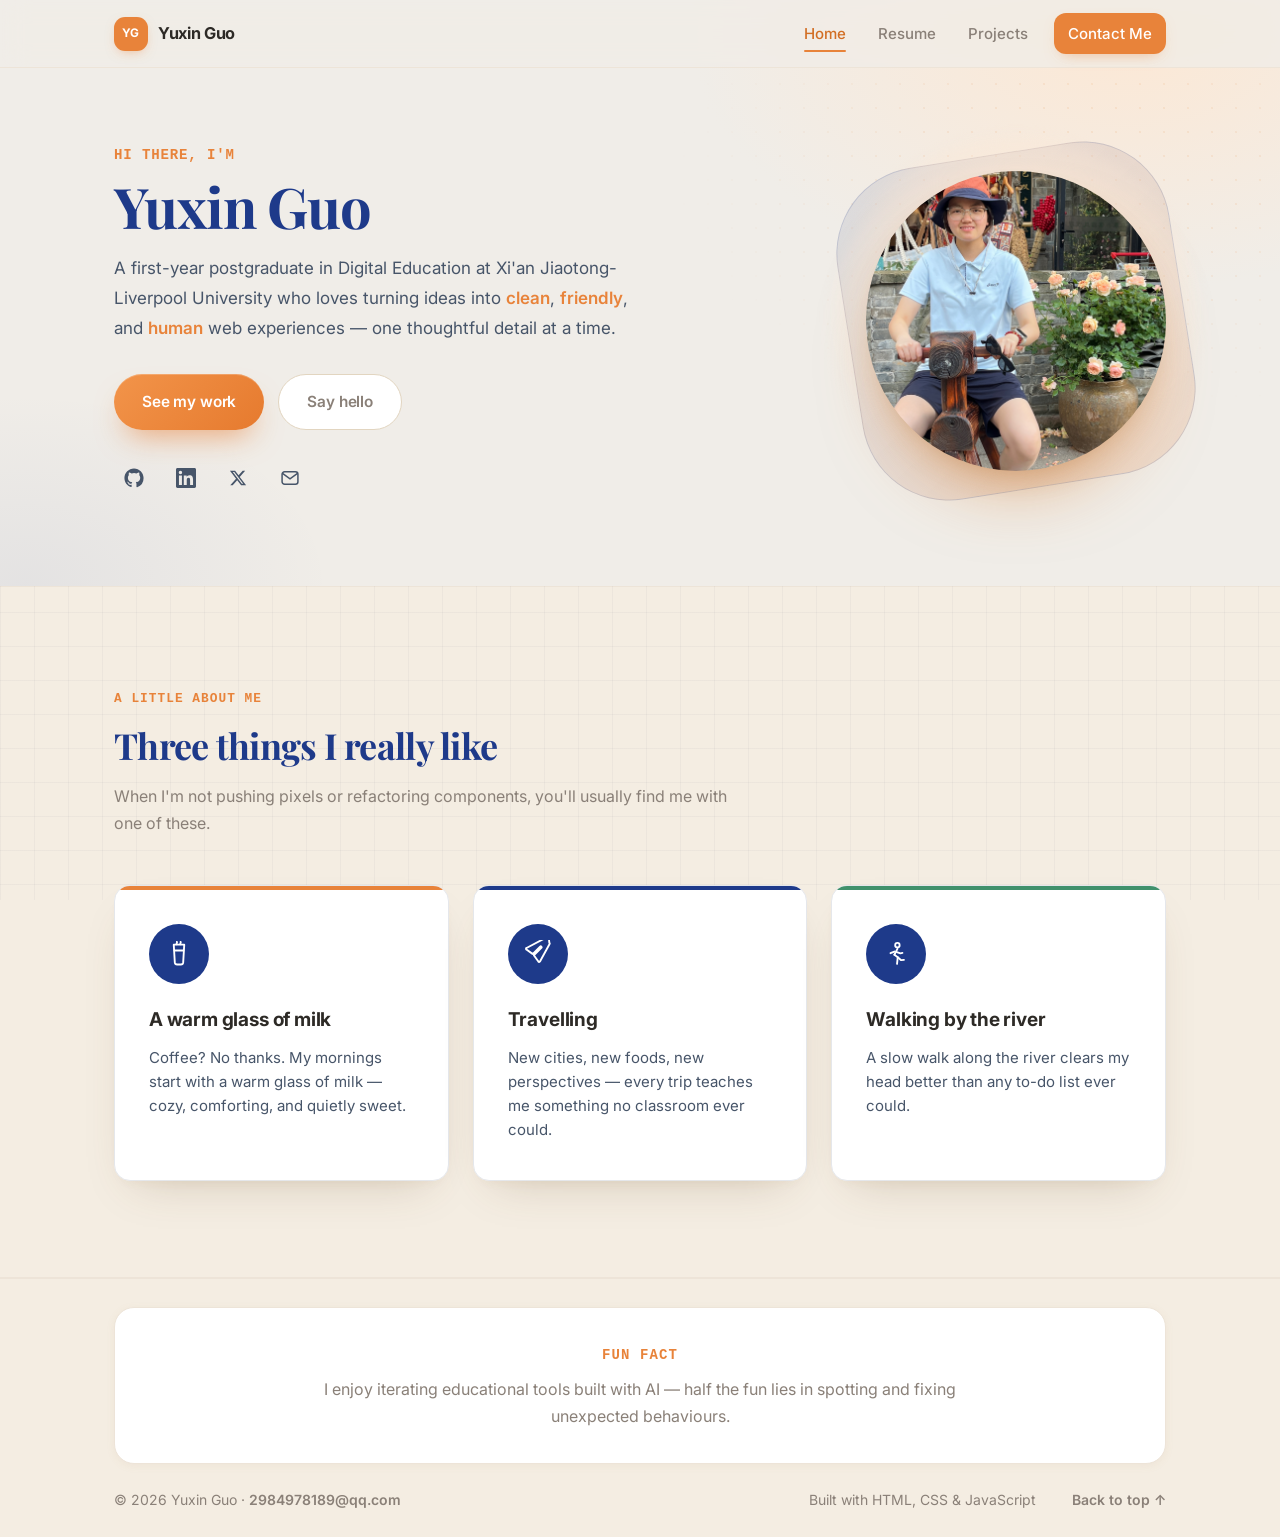
<file: index.html>
<!DOCTYPE html>
<html lang="en">
<head>
  <meta charset="UTF-8" />
  <meta name="viewport" content="width=device-width, initial-scale=1.0" />
  <title>Yuxin Guo — Frontend Developer</title>
  <meta name="description" content="Hi, I'm Yuxin Guo — a first-year postgraduate in Digital Education at XJTLU. Hometown Nanjing, studying in Suzhou, open to the world." />
  <meta name="author" content="Yuxin Guo" />

  <meta property="og:title" content="Yuxin Guo — Frontend Developer" />
  <meta property="og:description" content="Clean, friendly, and human web experiences." />
  <meta property="og:type" content="website" />

  <link rel="icon" href="data:image/svg+xml,%3Csvg xmlns='http://www.w3.org/2000/svg' viewBox='0 0 100 100'%3E%3Crect width='100' height='100' rx='24' fill='%23e07856'/%3E%3Ctext x='50' y='68' font-family='Arial,sans-serif' font-size='52' font-weight='bold' text-anchor='middle' fill='%23ffffff'%3EYG%3C/text%3E%3C/svg%3E" />
  <link rel="preconnect" href="https://fonts.font.im" />
  <link rel="preconnect" href="https://fonts.gstatic.font.im" crossorigin />
  <link href="https://fonts.font.im/css2?family=Inter:wght@400;500;600;700&family=Playfair+Display:wght@600;700;800&display=swap" rel="stylesheet" />
  <link rel="stylesheet" href="css/style.css" />
</head>
<body>

  <!-- ============ Header / Navigation ============ -->
  <header class="site-header" id="site-header">
    <div class="container nav-inner">
      <a href="index.html" class="logo" aria-label="Yuxin Guo — home">
        <span class="logo-mark" aria-hidden="true">YG</span>
        <span class="logo-text">Yuxin&nbsp;Guo</span>
      </a>

      <nav class="site-nav" id="site-nav" aria-label="Primary">
        <a href="index.html" class="nav-link is-active">Home</a>
        <a href="resume.html" class="nav-link">Resume</a>
        <a href="projects.html" class="nav-link">Projects</a>
        <a href="contact.html" class="nav-link nav-cta">Contact Me</a>
      </nav>

      <button class="nav-toggle" id="nav-toggle" aria-label="Toggle navigation menu" aria-expanded="false" aria-controls="site-nav">
        <span></span><span></span><span></span>
      </button>
    </div>
  </header>

  <main id="top">

    <!-- ============ Hero ============ -->
    <section class="home-hero">
      <div class="container home-hero-inner">
        <div class="hero-text">
          <p class="hero-eyebrow reveal">Hi there, I'm</p>
          <h1 class="hero-title reveal">Yuxin&nbsp;Guo</h1>
          <p class="hero-subtitle reveal">
            A first-year postgraduate in Digital Education at Xi'an Jiaotong-Liverpool University who
            loves turning ideas into <em>clean</em>, <em>friendly</em>, and <em>human</em> web experiences —
            one thoughtful detail at a time.
          </p>

          <div class="hero-actions reveal">
            <a href="projects.html" class="btn btn-primary">See my work</a>
            <a href="mailto:2984978189@qq.com" class="btn btn-ghost">Say hello</a>
          </div>

          <ul class="hero-socials reveal" aria-label="Social links">
            <li>
              <a href="https://github.com/" target="_blank" rel="noopener noreferrer" aria-label="GitHub">
                <svg viewBox="0 0 24 24" width="20" height="20" fill="currentColor" aria-hidden="true"><path d="M12 .5C5.65.5.5 5.65.5 12c0 5.08 3.29 9.39 7.86 10.91.58.11.79-.25.79-.55 0-.27-.01-1.17-.02-2.12-3.2.7-3.87-1.36-3.87-1.36-.52-1.33-1.28-1.68-1.28-1.68-1.05-.72.08-.7.08-.7 1.16.08 1.77 1.19 1.77 1.19 1.03 1.76 2.7 1.25 3.36.96.1-.75.4-1.25.73-1.54-2.55-.29-5.23-1.28-5.23-5.69 0-1.26.45-2.28 1.19-3.09-.12-.29-.52-1.46.11-3.05 0 0 .97-.31 3.18 1.18a11.1 11.1 0 0 1 5.8 0c2.2-1.49 3.17-1.18 3.17-1.18.63 1.59.23 2.76.12 3.05.74.81 1.18 1.83 1.18 3.09 0 4.42-2.69 5.39-5.25 5.68.41.36.78 1.06.78 2.14 0 1.55-.01 2.8-.01 3.18 0 .3.2.67.8.55A11.51 11.51 0 0 0 23.5 12C23.5 5.65 18.35.5 12 .5z"/></svg>
              </a>
            </li>
            <li>
              <a href="https://www.linkedin.com/" target="_blank" rel="noopener noreferrer" aria-label="LinkedIn">
                <svg viewBox="0 0 24 24" width="20" height="20" fill="currentColor" aria-hidden="true"><path d="M20.45 20.45h-3.56v-5.57c0-1.33-.02-3.04-1.85-3.04-1.85 0-2.14 1.45-2.14 2.94v5.67H9.34V9h3.42v1.56h.05c.48-.9 1.64-1.85 3.37-1.85 3.6 0 4.27 2.37 4.27 5.46v6.28zM5.34 7.43a2.07 2.07 0 1 1 0-4.14 2.07 2.07 0 0 1 0 4.14zM7.12 20.45H3.55V9h3.57v11.45zM22.22 0H1.77C.79 0 0 .77 0 1.73v20.54C0 23.23.79 24 1.77 24h20.45c.98 0 1.78-.77 1.78-1.73V1.73C24 .77 23.2 0 22.22 0z"/></svg>
              </a>
            </li>
            <li>
              <a href="https://x.com/" target="_blank" rel="noopener noreferrer" aria-label="X (Twitter)">
                <svg viewBox="0 0 24 24" width="18" height="18" fill="currentColor" aria-hidden="true"><path d="M18.24 2.25h3.31l-7.23 8.26 8.5 11.24h-6.66l-5.22-6.82-5.97 6.82H1.66l7.73-8.84L1.25 2.25h6.83l4.72 6.24 5.44-6.24zm-1.16 17.52h1.83L7.01 4.13H5.05l12.03 15.64z"/></svg>
              </a>
            </li>
            <li>
              <a href="mailto:2984978189@qq.com" aria-label="Email">
                <svg viewBox="0 0 24 24" width="20" height="20" fill="none" stroke="currentColor" stroke-width="1.8" aria-hidden="true"><rect x="2.5" y="4.5" width="19" height="15" rx="3"/><path d="m3 6.5 9 6.5 9-6.5"/></svg>
              </a>
            </li>
          </ul>
        </div>

        <div class="hero-visual reveal">
          <span class="hero-shape" aria-hidden="true"></span>
          <span class="hero-blob" aria-hidden="true"></span>
          <img
            class="headshot"
            src="images/headshot.jpg"
            alt="Portrait of Yuxin Guo"
            width="300"
            height="300"
            loading="eager"
          />
        </div>
      </div>
    </section>

    <!-- ============ Three things I like ============ -->
    <section class="section section-alt" id="likes">
      <div class="container">
        <header class="section-head reveal">
          <span class="eyebrow">A little about me</span>
          <h2>Three things I really like</h2>
          <p>When I'm not pushing pixels or refactoring components, you'll usually find me with one of these.</p>
        </header>

        <div class="likes-grid">
          <article class="like-card reveal">
            <div class="like-icon" aria-hidden="true">
              <svg viewBox="0 0 24 24" fill="none" stroke="currentColor" stroke-width="1.6" stroke-linecap="round" stroke-linejoin="round">
                <path d="M7.5 4h9l-.9 15.2a2 2 0 0 1-2 1.8h-3.2a2 2 0 0 1-2-1.8L7.5 4Z" />
                <path d="M8.2 9h7.6" />
                <path d="M10.2 1.6c.5.7-.6 1.1-.2 2" />
                <path d="M13.4 1.6c.5.7-.6 1.1-.2 2" />
              </svg>
            </div>
            <h3>A warm glass of milk</h3>
            <p>Coffee? No thanks. My mornings start with a warm glass of milk — cozy, comforting, and quietly sweet.</p>
          </article>

          <article class="like-card reveal">
            <div class="like-icon" aria-hidden="true">
              <svg viewBox="0 0 24 24" fill="none" stroke="currentColor" stroke-width="1.6" stroke-linecap="round" stroke-linejoin="round">
                <path d="M21.7 2.3a.75.75 0 0 1 .23 1.07l-8.25 15a.75.75 0 0 1-1.37.07l-3.72-5.22a.2.2 0 0 1 .03-.28l6.24-6.23a.75.75 0 0 0-1.04-1.08l-6.23 6.24a.2.2 0 0 1-.28.02L2.1 8.2a.75.75 0 0 1 .07-1.37l18-9.5a.75.75 0 0 1 1.06.24Z" />
              </svg>
            </div>
            <h3>Travelling</h3>
            <p>New cities, new foods, new perspectives — every trip teaches me something no classroom ever could.</p>
          </article>

          <article class="like-card reveal">
            <div class="like-icon" aria-hidden="true">
              <svg viewBox="0 0 24 24" fill="none" stroke="currentColor" stroke-width="1.6" stroke-linecap="round" stroke-linejoin="round">
                <circle cx="13.2" cy="4.4" r="1.9" />
                <path d="M13.2 7.6 10.6 12.6" />
                <path d="m10.6 9.9-3.3 1.4" />
                <path d="m12.7 10.3 3.1 1.1 1.7-.3" />
                <path d="m10.6 12.6 2.9 2.1-.6 5.8" />
                <path d="m13.5 14.7 2.9 2.6 2.4-.3" />
              </svg>
            </div>
            <h3>Walking by the river</h3>
            <p>A slow walk along the river clears my head better than any to-do list ever could.</p>
          </article>
        </div>
      </div>
    </section>
  </main>

  <!-- ============ Footer ============ -->
  <footer class="site-footer">
    <div class="container">
      <div class="fun-fact reveal">
        <span class="ff-label">Fun fact</span>
        <p>I enjoy iterating educational tools built with AI — half the fun lies in spotting and fixing unexpected behaviours.</p>
      </div>
      <div class="footer-inner">
        <p>© <span id="year">2026</span> Yuxin Guo · <a class="footer-email" href="mailto:2984978189@qq.com">2984978189@qq.com</a></p>
        <p class="footer-note">Built with HTML, CSS &amp; JavaScript</p>
        <a href="#top" class="to-top">Back to top ↑</a>
      </div>
    </div>
  </footer>

  <script src="js/main.js" defer></script>
</body>
</html>
</file>
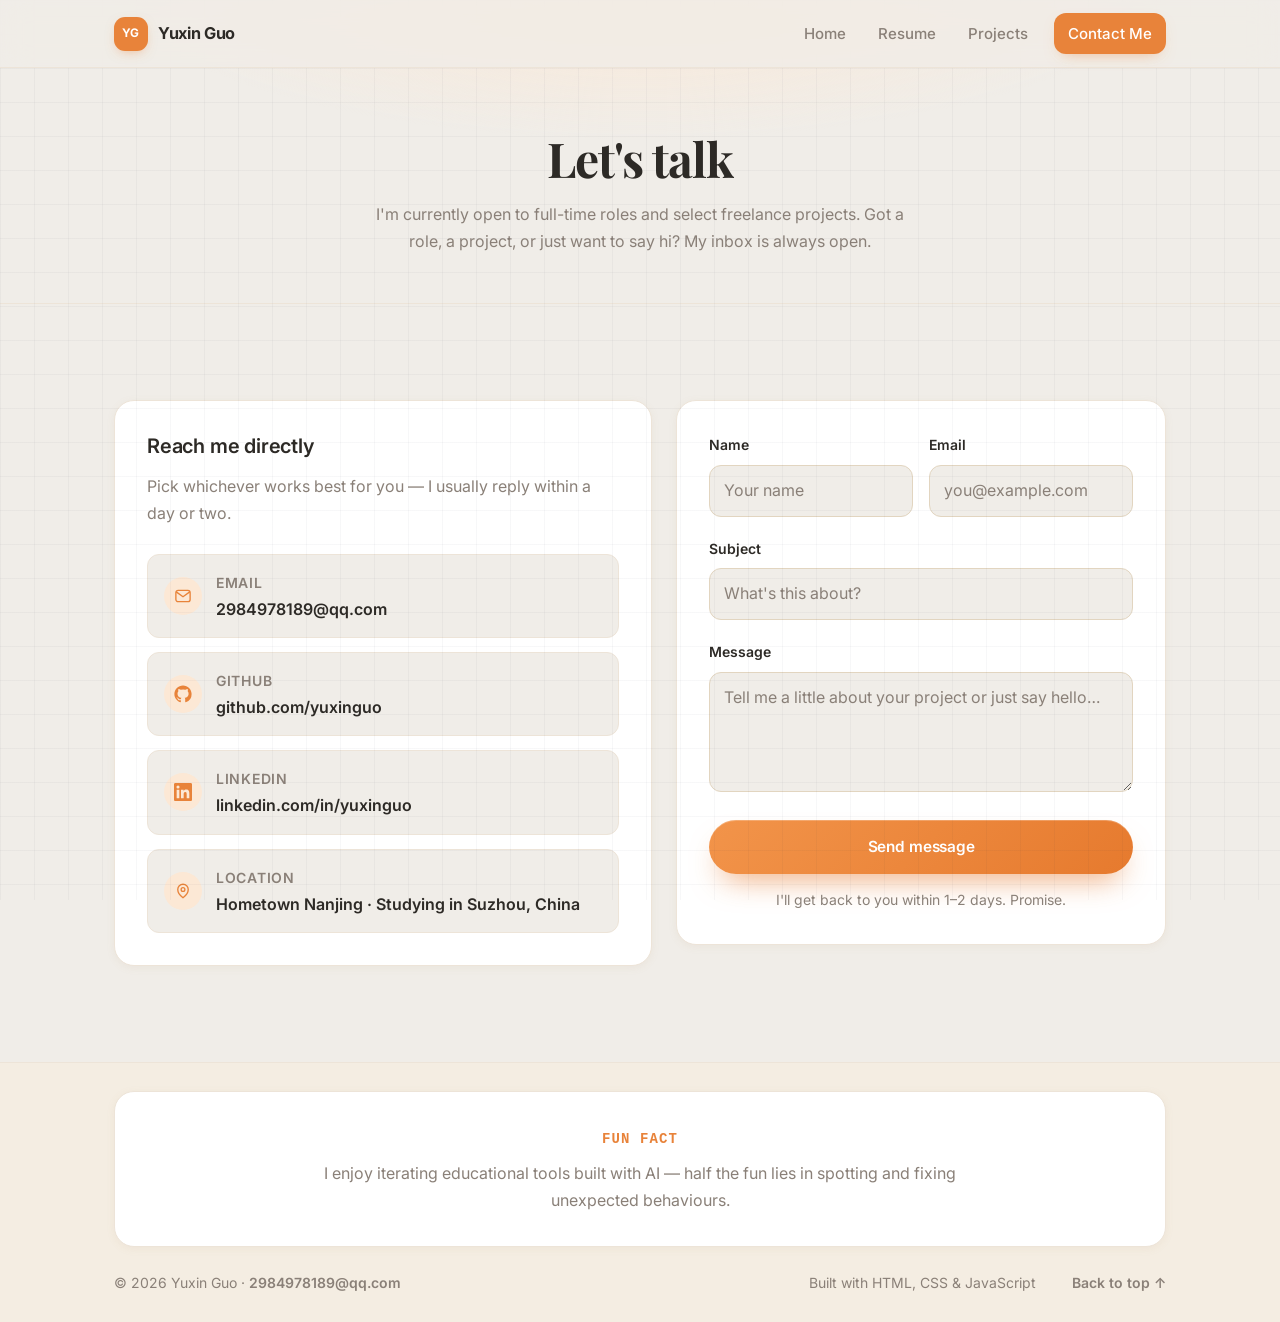
<file: contact.html>
<!DOCTYPE html>
<html lang="en">
<head>
  <meta charset="UTF-8" />
  <meta name="viewport" content="width=device-width, initial-scale=1.0" />
  <title>Contact Me — Yuxin Guo</title>
  <meta name="description" content="Get in touch with Yuxin Guo — open to full-time roles, freelance projects, and friendly hellos." />
  <meta name="author" content="Yuxin Guo" />

  <link rel="icon" href="data:image/svg+xml,%3Csvg xmlns='http://www.w3.org/2000/svg' viewBox='0 0 100 100'%3E%3Crect width='100' height='100' rx='24' fill='%23e07856'/%3E%3Ctext x='50' y='68' font-family='Arial,sans-serif' font-size='52' font-weight='bold' text-anchor='middle' fill='%23ffffff'%3EYG%3C/text%3E%3C/svg%3E" />
  <link rel="preconnect" href="https://fonts.font.im" />
  <link rel="preconnect" href="https://fonts.gstatic.font.im" crossorigin />
  <link href="https://fonts.font.im/css2?family=Inter:wght@400;500;600;700&family=Playfair+Display:wght@600;700;800&display=swap" rel="stylesheet" />
  <link rel="stylesheet" href="css/style.css" />
</head>
<body>

  <!-- ============ Header / Navigation ============ -->
  <header class="site-header" id="site-header">
    <div class="container nav-inner">
      <a href="index.html" class="logo" aria-label="Yuxin Guo — home">
        <span class="logo-mark" aria-hidden="true">YG</span>
        <span class="logo-text">Yuxin&nbsp;Guo</span>
      </a>

      <nav class="site-nav" id="site-nav" aria-label="Primary">
        <a href="index.html" class="nav-link">Home</a>
        <a href="resume.html" class="nav-link">Resume</a>
        <a href="projects.html" class="nav-link">Projects</a>
        <a href="contact.html" class="nav-link nav-cta is-active">Contact Me</a>
      </nav>

      <button class="nav-toggle" id="nav-toggle" aria-label="Toggle navigation menu" aria-expanded="false" aria-controls="site-nav">
        <span></span><span></span><span></span>
      </button>
    </div>
  </header>

  <main id="top">

    <!-- ============ Page hero ============ -->
    <section class="page-hero">
      <div class="container">
        <h1>Let's talk</h1>
        <p>I'm currently open to full-time roles and select freelance projects. Got a role, a project, or just want to say hi? My inbox is always open.</p>
      </div>
    </section>

    <!-- ============ Contact ============ -->
    <section class="section" id="contact">
      <div class="container contact-grid">

        <!-- Left: direct channels -->
        <div class="contact-card reveal">
          <h2>Reach me directly</h2>
          <p>Pick whichever works best for you — I usually reply within a day or two.</p>

          <ul class="contact-list">
            <li>
              <span class="ic" aria-hidden="true">
                <svg viewBox="0 0 24 24" width="18" height="18" fill="none" stroke="currentColor" stroke-width="1.8"><rect x="2.5" y="4.5" width="19" height="15" rx="3"/><path d="m3 6.5 9 6.5 9-6.5"/></svg>
              </span>
              <span>
                <span class="lbl">Email</span><br />
                <a class="val" href="mailto:2984978189@qq.com">2984978189@qq.com</a>
              </span>
            </li>
            <li>
              <span class="ic" aria-hidden="true">
                <svg viewBox="0 0 24 24" width="18" height="18" fill="currentColor"><path d="M12 .5C5.65.5.5 5.65.5 12c0 5.08 3.29 9.39 7.86 10.91.58.11.79-.25.79-.55 0-.27-.01-1.17-.02-2.12-3.2.7-3.87-1.36-3.87-1.36-.52-1.33-1.28-1.68-1.28-1.68-1.05-.72.08-.7.08-.7 1.16.08 1.77 1.19 1.77 1.19 1.03 1.76 2.7 1.25 3.36.96.1-.75.4-1.25.73-1.54-2.55-.29-5.23-1.28-5.23-5.69 0-1.26.45-2.28 1.19-3.09-.12-.29-.52-1.46.11-3.05 0 0 .97-.31 3.18 1.18a11.1 11.1 0 0 1 5.8 0c2.2-1.49 3.17-1.18 3.17-1.18.63 1.59.23 2.76.12 3.05.74.81 1.18 1.83 1.18 3.09 0 4.42-2.69 5.39-5.25 5.68.41.36.78 1.06.78 2.14 0 1.55-.01 2.8-.01 3.18 0 .3.2.67.8.55A11.51 11.51 0 0 0 23.5 12C23.5 5.65 18.35.5 12 .5z"/></svg>
              </span>
              <span>
                <span class="lbl">GitHub</span><br />
                <a class="val" href="https://github.com/" target="_blank" rel="noopener noreferrer">github.com/yuxinguo</a>
              </span>
            </li>
            <li>
              <span class="ic" aria-hidden="true">
                <svg viewBox="0 0 24 24" width="18" height="18" fill="currentColor"><path d="M20.45 20.45h-3.56v-5.57c0-1.33-.02-3.04-1.85-3.04-1.85 0-2.14 1.45-2.14 2.94v5.67H9.34V9h3.42v1.56h.05c.48-.9 1.64-1.85 3.37-1.85 3.6 0 4.27 2.37 4.27 5.46v6.28zM5.34 7.43a2.07 2.07 0 1 1 0-4.14 2.07 2.07 0 0 1 0 4.14zM7.12 20.45H3.55V9h3.57v11.45zM22.22 0H1.77C.79 0 0 .77 0 1.73v20.54C0 23.23.79 24 1.77 24h20.45c.98 0 1.78-.77 1.78-1.73V1.73C24 .77 23.2 0 22.22 0z"/></svg>
              </span>
              <span>
                <span class="lbl">LinkedIn</span><br />
                <a class="val" href="https://www.linkedin.com/" target="_blank" rel="noopener noreferrer">linkedin.com/in/yuxinguo</a>
              </span>
            </li>
            <li>
              <span class="ic" aria-hidden="true">
                <svg viewBox="0 0 24 24" width="18" height="18" fill="none" stroke="currentColor" stroke-width="1.8"><path d="M12 21s-7-5.2-7-11a7 7 0 1 1 14 0c0 5.8-7 11-7 11z"/><circle cx="12" cy="10" r="2.5"/></svg>
              </span>
              <span>
                <span class="lbl">Location</span><br />
                <span class="val">Hometown Nanjing · Studying in Suzhou, China</span>
              </span>
            </li>
          </ul>
        </div>

        <!-- Right: contact form -->
        <form class="form-card reveal" id="contact-form" novalidate>
          <div class="form-row">
            <div class="form-group">
              <label for="name">Name</label>
              <input class="form-control" type="text" id="name" name="name" placeholder="Your name" required />
            </div>
            <div class="form-group">
              <label for="email">Email</label>
              <input class="form-control" type="email" id="email" name="email" placeholder="you@example.com" required />
            </div>
          </div>
          <div class="form-group">
            <label for="subject">Subject</label>
            <input class="form-control" type="text" id="subject" name="subject" placeholder="What's this about?" />
          </div>
          <div class="form-group">
            <label for="message">Message</label>
            <textarea class="form-control" id="message" name="message" placeholder="Tell me a little about your project or just say hello…" required></textarea>
          </div>
          <button type="submit" class="btn btn-primary" style="width:100%;">Send message</button>
          <p class="form-note" id="form-note">I'll get back to you within 1–2 days. Promise.</p>
        </form>
      </div>
    </section>
  </main>

  <!-- ============ Footer ============ -->
  <footer class="site-footer">
    <div class="container">
      <div class="fun-fact reveal">
        <span class="ff-label">Fun fact</span>
        <p>I enjoy iterating educational tools built with AI — half the fun lies in spotting and fixing unexpected behaviours.</p>
      </div>
      <div class="footer-inner">
        <p>© <span id="year">2026</span> Yuxin Guo · <a class="footer-email" href="mailto:2984978189@qq.com">2984978189@qq.com</a></p>
        <p class="footer-note">Built with HTML, CSS &amp; JavaScript</p>
        <a href="#top" class="to-top">Back to top ↑</a>
      </div>
    </div>
  </footer>

  <script src="js/main.js" defer></script>
</body>
</html>
</file>
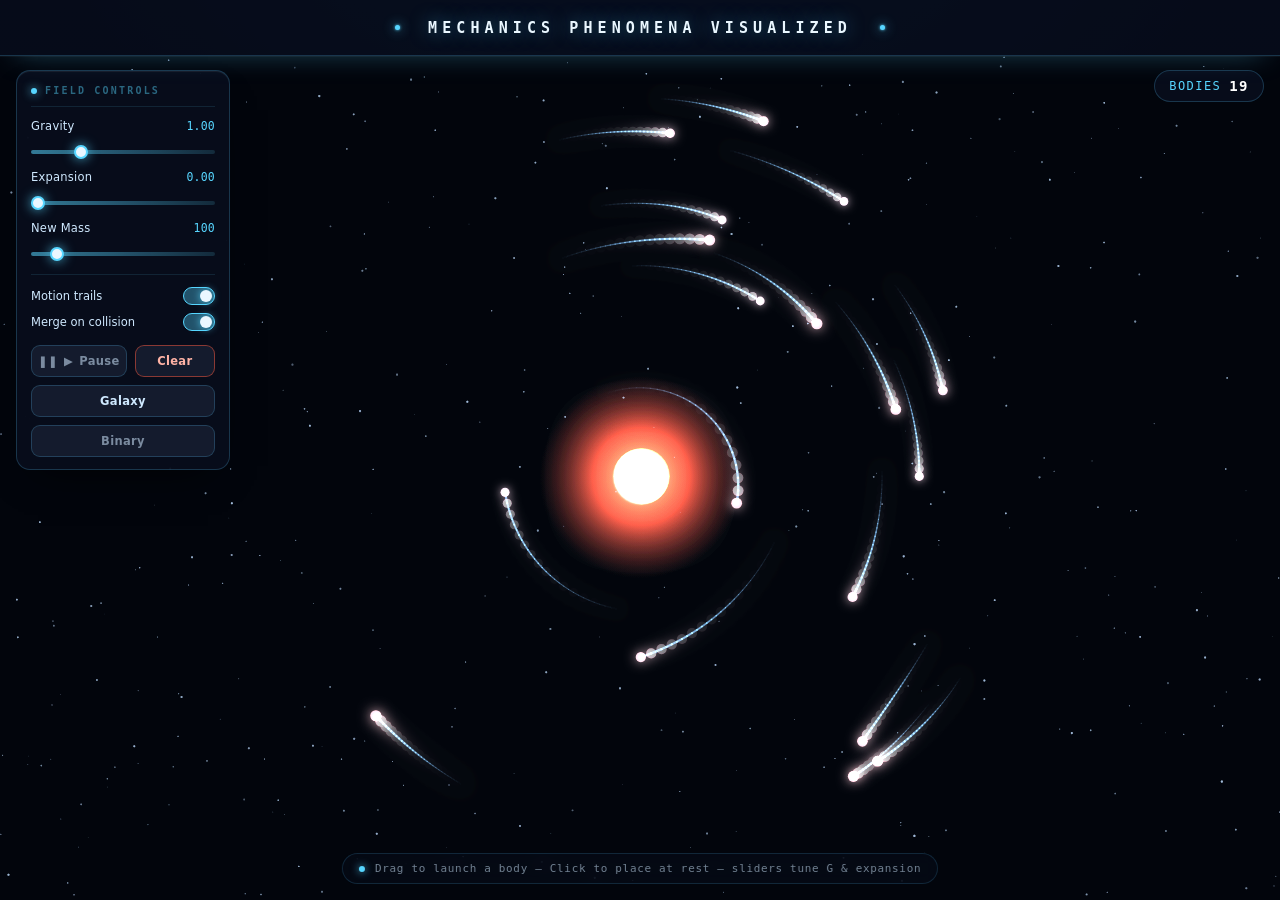
<file: physics-lab.html>
<!DOCTYPE html>
<html lang="en">
<head>
  <meta charset="UTF-8" />
  <meta name="viewport" content="width=device-width, initial-scale=1.0" />
  <title>Mechanics Phenomena Visualized — Physics Lab</title>
  <meta name="description" content="An interactive N-body gravitation sandbox: planets attract, collide and merge, expand, and are launched by drag." />
  <style>
    /* ============================================================
       Mechanics Phenomena Visualized — futuristic / techy theme
       Fully self-contained. No frameworks, no external assets.
       ============================================================ */
    :root {
      --bg-deep: #04060d;
      --panel-bg: rgba(10, 16, 32, 0.72);
      --panel-border: rgba(90, 200, 255, 0.22);
      --cyan: #57d6ff;
      --cyan-dim: rgba(87, 214, 255, 0.45);
      --text: #cfe9ff;
      --text-dim: rgba(207, 233, 255, 0.55);
      --accent-red: #ff5a3c;
      --mono: "SF Mono", "Cascadia Code", ui-monospace, Menlo, Consolas, monospace;
    }

    * { box-sizing: border-box; margin: 0; }

    html, body { height: 100%; }

    body {
      font-family: "Inter", "Segoe UI", Roboto, system-ui, -apple-system, "PingFang SC", "Microsoft YaHei", sans-serif;
      background:
        radial-gradient(ellipse 80% 60% at 50% -10%, rgba(30, 70, 130, 0.35), transparent 60%),
        linear-gradient(180deg, #070b18 0%, #04060d 100%);
      color: var(--text);
      overflow: hidden;
      -webkit-font-smoothing: antialiased;
    }

    /* ---------- Title bar ---------- */
    .title-bar {
      position: relative;
      height: 56px;
      display: flex;
      align-items: center;
      justify-content: center;
      gap: 14px;
      background: rgba(7, 12, 26, 0.85);
      border-bottom: 1px solid var(--panel-border);
      box-shadow: 0 1px 0 rgba(255, 255, 255, 0.04), 0 10px 30px -18px rgba(87, 214, 255, 0.5);
      z-index: 20;
    }

    .title-bar::before,
    .title-bar::after {
      content: "";
      width: 5px;
      height: 5px;
      border-radius: 50%;
      background: var(--cyan);
      box-shadow: 0 0 12px var(--cyan), 0 0 3px var(--cyan);
      animation: pulse 2.4s ease-in-out infinite;
    }
    .title-bar::after { animation-delay: 1.2s; }

    @keyframes pulse {
      0%, 100% { opacity: 0.35; transform: scale(0.8); }
      50%      { opacity: 1;    transform: scale(1.15); }
    }

    .projector {
      display: block;
    }

    .title-bar h1 {
      font-family: var(--mono);
      font-size: 15px;
      font-weight: 700;
      letter-spacing: 0.34em;
      text-transform: uppercase;
      color: #eaf7ff;
      white-space: nowrap;
      text-shadow: 0 0 18px rgba(87, 214, 255, 0.55);
    }

    /* ---------- Stage / canvas ---------- */
    .stage {
      position: absolute;
      inset: 56px 0 0 0;
    }

    #scene {
      display: block;
      width: 100%;
      height: 100%;
      background: #050810;
      cursor: crosshair;
    }

    /* ---------- Overlay HUD ---------- */
    .hud { position: absolute; z-index: 10; }

    /* Ball counter (top-right) */
    #count {
      top: 14px;
      right: 16px;
      display: flex;
      align-items: center;
      gap: 8px;
      padding: 7px 14px;
      font-family: var(--mono);
      font-size: 12px;
      letter-spacing: 0.12em;
      color: var(--cyan);
      background: var(--panel-bg);
      border: 1px solid var(--panel-border);
      border-radius: 999px;
      backdrop-filter: blur(8px);
      -webkit-backdrop-filter: blur(8px);
    }
    #count b {
      font-size: 14px;
      color: #fff;
    }

    /* Control panel (top-left) */
    .panel {
      top: 14px;
      left: 16px;
      width: 214px;
      padding: 14px 14px 12px;
      background: var(--panel-bg);
      border: 1px solid var(--panel-border);
      border-radius: 14px;
      backdrop-filter: blur(10px);
      -webkit-backdrop-filter: blur(10px);
      box-shadow: 0 18px 40px -22px rgba(0, 0, 0, 0.85), inset 0 1px 0 rgba(255,255,255,0.06);
      pointer-events: auto;
    }

    .panel-title {
      display: flex;
      align-items: center;
      gap: 8px;
      font-family: var(--mono);
      font-size: 10px;
      font-weight: 700;
      letter-spacing: 0.22em;
      text-transform: uppercase;
      color: var(--cyan-dim);
      margin-bottom: 12px;
      padding-bottom: 10px;
      border-bottom: 1px solid rgba(90, 200, 255, 0.12);
    }
    .panel-title .dot {
      width: 6px; height: 6px; border-radius: 50%;
      background: var(--cyan);
      box-shadow: 0 0 10px var(--cyan);
    }

    .ctl { margin-bottom: 12px; }

    .ctl-label {
      display: flex;
      justify-content: space-between;
      font-size: 11.5px;
      color: var(--text);
      letter-spacing: 0.02em;
      margin-bottom: 6px;
    }
    .ctl-label .val {
      font-family: var(--mono);
      color: var(--cyan);
    }

    input[type="range"] {
      -webkit-appearance: none;
      appearance: none;
      width: 100%;
      height: 4px;
      border-radius: 99px;
      background: linear-gradient(90deg, rgba(87,214,255,0.55), rgba(87,214,255,0.15));
      outline: none;
    }
    input[type="range"]::-webkit-slider-thumb {
      -webkit-appearance: none;
      appearance: none;
      width: 14px; height: 14px;
      border-radius: 50%;
      background: #eaf7ff;
      border: 2px solid var(--cyan);
      box-shadow: 0 0 12px rgba(87,214,255,0.8);
      cursor: pointer;
    }
    input[type="range"]::-moz-range-thumb {
      width: 14px; height: 14px;
      border-radius: 50%;
      background: #eaf7ff;
      border: 2px solid var(--cyan);
      box-shadow: 0 0 12px rgba(87,214,255,0.8);
      cursor: pointer;
    }

    /* Toggle switch */
    .toggles { display: grid; gap: 8px; margin-top: 14px; padding-top: 12px; border-top: 1px solid rgba(90,200,255,0.12); }
    .tgl {
      display: flex;
      align-items: center;
      justify-content: space-between;
      font-size: 11.5px;
      color: var(--text);
      cursor: pointer;
    }
    .tgl input { position: absolute; opacity: 0; pointer-events: none; }
    .switch {
      position: relative;
      width: 32px; height: 18px;
      border-radius: 99px;
      background: rgba(140,170,210,0.22);
      border: 1px solid rgba(90,200,255,0.25);
      transition: background 0.2s ease, border-color 0.2s ease;
      flex: none;
    }
    .switch::after {
      content: "";
      position: absolute;
      top: 2px; left: 2px;
      width: 12px; height: 12px;
      border-radius: 50%;
      background: #a9c9e8;
      transition: transform 0.2s ease, background 0.2s ease;
    }
    .tgl input:checked + .switch {
      background: rgba(87,214,255,0.35);
      border-color: var(--cyan);
    }
    .tgl input:checked + .switch::after {
      transform: translateX(14px);
      background: #eaf7ff;
      box-shadow: 0 0 8px rgba(87,214,255,0.9);
    }

    /* Buttons */
    .btns { display: grid; grid-template-columns: 1fr 1fr; gap: 8px; margin-top: 14px; }
    .btn {
      display: flex;
      align-items: center;
      justify-content: center;
      gap: 6px;
      padding: 8px 6px;
      font-size: 11.5px;
      font-weight: 600;
      letter-spacing: 0.03em;
      color: var(--text);
      background: rgba(140,170,210,0.10);
      border: 1px solid rgba(90,200,255,0.22);
      border-radius: 9px;
      cursor: pointer;
      transition: all 0.18s ease;
      font-family: inherit;
    }
    .btn:hover { background: rgba(87,214,255,0.16); border-color: var(--cyan); }
    .btn:active { transform: translateY(1px); }
    .btn-2 { grid-column: span 2; }
    .btn-outline {
      border-color: rgba(255,90,60,0.5);
      color: #ffb3a6;
    }
    .btn-outline:hover { background: rgba(255,90,60,0.14); border-color: var(--accent-red); }
    .btn-ghost { color: var(--text-dim); }
    .btn-ghost:hover { color: var(--text); }
    .btn.is-paused {
      background: rgba(255,202,80,0.16);
      border-color: rgba(255,202,80,0.6);
      color: #ffe9ad;
    }
    #btn-pause .spacer { display: none; }
    #btn-pause.is-paused .pause-ic { display: none; }
    #btn-pause.is-paused .play-ic { display: inline; }

    /* Instruction hint (bottom center) */
    #hint {
      bottom: 16px;
      left: 50%;
      transform: translateX(-50%);
      display: flex;
      align-items: center;
      gap: 10px;
      padding: 8px 16px;
      font-family: var(--mono);
      font-size: 11px;
      letter-spacing: 0.06em;
      color: var(--text-dim);
      background: rgba(7, 12, 26, 0.6);
      border: 1px solid rgba(90,200,255,0.16);
      border-radius: 999px;
      backdrop-filter: blur(8px);
      -webkit-backdrop-filter: blur(8px);
      white-space: nowrap;
    }
    #hint .pulse {
      width: 6px; height: 6px; border-radius: 50%;
      background: var(--cyan);
      box-shadow: 0 0 8px var(--cyan);
      animation: pulse 2s ease-in-out infinite;
    }
    #hint kbd {
      display: inline-block;
      padding: 1px 6px;
      border: 1px solid rgba(90,200,255,0.3);
      border-bottom-width: 2px;
      border-radius: 5px;
      color: var(--cyan);
      font-family: var(--mono);
      font-size: 10px;
    }

    /* Responsive: shrink panel on small screens */
    @media (max-width: 560px) {
      .title-bar h1 { font-size: 12px; letter-spacing: 0.22em; }
      .panel { width: 176px; padding: 11px 11px 10px; }
      .btns { grid-template-columns: 1fr; }
      .btn-2 { grid-column: span 1; }
      .ctl-label { font-size: 10.5px; }
      #hint { font-size: 10px; }
    }

    @media (prefers-reduced-motion: reduce) {
      .title-bar::before, .title-bar::after, #hint .pulse { animation: none; }
    }
  </style>
</head>
<body>

  <div class="title-bar">
    <span class="projector" aria-hidden="true"></span>
    <h1>Mechanics&nbsp;Phenomena&nbsp;Visualized</h1>
    <span class="projector" aria-hidden="true"></span>
  </div>

  <div class="stage">
    <canvas id="scene"></canvas>

    <!-- Ball counter (top-right) -->
    <div class="hud" id="count" aria-live="polite">
      <span>BODIES</span>
      <b id="count-num">0</b>
    </div>

    <!-- Control panel (top-left) -->
    <div class="hud panel" id="panel">
      <div class="panel-title"><span class="dot"></span>Field Controls</div>

      <div class="ctl">
        <label class="ctl-label" for="gravity">Gravity <span class="val" id="g-val">1.0</span></label>
        <input type="range" id="gravity" min="0" max="4" step="0.1" value="1">
      </div>

      <div class="ctl">
        <label class="ctl-label" for="expansion">Expansion <span class="val" id="e-val">0.00</span></label>
        <input type="range" id="expansion" min="0" max="0.3" step="0.01" value="0">
      </div>

      <div class="ctl">
        <label class="ctl-label" for="newmass">New Mass <span class="val" id="m-val">100</span></label>
        <input type="range" id="newmass" min="10" max="800" step="10" value="100">
      </div>

      <div class="toggles">
        <label class="tgl">
          Motion trails
          <input type="checkbox" id="trails" checked>
          <span class="switch"></span>
        </label>
        <label class="tgl">
          Merge on collision
          <input type="checkbox" id="merge" checked>
          <span class="switch"></span>
        </label>
      </div>

      <div class="btns">
        <button class="btn btn-ghost" id="btn-pause" type="button">
          <span class="pause-ic">&#10074;&#10074;</span>
          <span class="play-ic">&#9654;</span>
          Pause
        </button>
        <button class="btn btn-outline" id="btn-clear" type="button">Clear</button>
        <button class="btn btn-2" id="btn-galaxy" type="button">Galaxy</button>
        <button class="btn btn-2 btn-ghost" id="btn-binary" type="button">Binary</button>
      </div>
    </div>

    <!-- Instruction hint (bottom center) -->
    <div class="hud" id="hint">
      <span class="pulse"></span>
      Drag to launch a body — Click to place at rest — sliders tune G &amp; expansion
    </div>
  </div>

  <script>
    "use strict";

    var canvas = document.getElementById("scene");
    var ctx = canvas.getContext("2d");

    var W = 0, H = 0;
    var dpr = Math.min(window.devicePixelRatio || 1, 2);
    var cx = 0, cy = 0;

    function resize() {
      var stage = canvas.parentElement;
      W = stage.clientWidth;
      H = stage.clientHeight;
      canvas.width = W * dpr;
      canvas.height = H * dpr;
      ctx.setTransform(dpr, 0, 0, dpr, 0, 0);
      cx = W / 2;
      cy = H / 2;
      buildStars();
    }

    /* ---------- Physics constants ---------- */
    var G_BASE = 300;
    var SOFT = 100;          // softening term (px^2) to avoid singularities
    var TRAIL_LEN = 42;

    var gravity = 1;
    var expansion = 0;
    var newMass = 100;
    var trailsOn = true;
    var mergeOn = true;
    var paused = false;

    var bodies = [];

    function effectiveG() { return G_BASE * gravity; }

    function radiusOf(m) { return 2.2 + Math.cbrt(m) * 0.55; }

    function addBody(x, y, vx, vy, m, rr) {
      bodies.push({ x: x, y: y, vx: vx, vy: vy, m: m, r: rr || radiusOf(m), trail: [] });
    }

    function removeBody(idx) {
      bodies.splice(idx, 1);
    }

    function updateCount() {
      document.getElementById("count-num").textContent = bodies.length;
    }

    /* ---------- Background stars (pre-rendered once) ---------- */
    var starBg = document.createElement("canvas");
    function buildStars() {
      starBg.width = Math.max(2, Math.floor(W));
      starBg.height = Math.max(2, Math.floor(H));
      var sctx = starBg.getContext("2d");
      sctx.clearRect(0, 0, starBg.width, starBg.height);
      var count = Math.floor((W * H) / 2600);
      for (var i = 0; i < count; i++) {
        var x = Math.random() * starBg.width;
        var y = Math.random() * starBg.height;
        var r = Math.random() * 0.9 + 0.2;
        var a = Math.random() * 0.5 + 0.15;
        sctx.beginPath();
        sctx.arc(x, y, r, 0, Math.PI * 2);
        sctx.fillStyle = "rgba(190,220,255," + a + ")";
        sctx.fill();
      }
    }

    /* ---------- Rendering ---------- */
    function bodyColor(body) {
      // Map radius onto a palette: small = bluish-white, large = reddish.
      var t = Math.min(1, (body.r / 14));
      var r = Math.round(188 + (255 - 188) * t);
      var g = Math.round(222 + (84 - 222) * t);
      var b = Math.round(255 + (48 - 255) * t);
      return "rgb(" + r + "," + g + "," + b + ")";
    }

    // Semi-transparent variant used for the wide outer halo on large bodies.
    function glowRGBA(body, alpha) {
      var t = Math.min(1, (body.r / 14));
      var r = Math.round(225 + (255 - 225) * t);
      var g = Math.round(232 + (92 - 232) * t);
      var b = Math.round(255 + (72 - 255) * t);
      return "rgba(" + r + "," + g + "," + b + "," + alpha + ")";
    }

    function render(pointer) {
      if (trailsOn) {
        // Fade leftover glow, keep static stars crisp by redrawing them.
        ctx.fillStyle = "rgba(5,8,16,0.30)";
        ctx.fillRect(0, 0, W, H);
      } else {
        ctx.fillStyle = "#050810";
        ctx.fillRect(0, 0, W, H);
      }
      ctx.drawImage(starBg, 0, 0, W, H);

      // Trails
      if (trailsOn) {
        ctx.lineCap = "round";
        ctx.lineJoin = "round";
        for (var i = 0; i < bodies.length; i++) {
          var b = bodies[i];
          if (b.trail.length < 3) continue;
          ctx.globalCompositeOperation = "lighter";
          var n = b.trail.length;
          for (var s = 1; s < n; s++) {
            var p0 = b.trail[s - 1];
            var p1 = b.trail[s];
            ctx.strokeStyle = "rgba(120,190,255," + (s / n) * 0.35 + ")";
            ctx.lineWidth = Math.max(0.6, b.r * 0.5 * (s / n));
            ctx.beginPath();
            ctx.moveTo(p0.x, p0.y);
            ctx.lineTo(p1.x, p1.y);
            ctx.stroke();
          }
          ctx.globalCompositeOperation = "source-over";
        }
      }

      // Bodies with a soft glow
      ctx.globalCompositeOperation = "lighter";
      for (var j = 0; j < bodies.length; j++) {
        var B = bodies[j];
        var col = bodyColor(B);
        // Wide soft halo so the biggest body reads as the visual main subject
        if (B.r >= 16) {
          var halo = ctx.createRadialGradient(B.x, B.y, B.r * 0.2, B.x, B.y, B.r * 3.6);
          halo.addColorStop(0, glowRGBA(B, 0.32));
          halo.addColorStop(1, glowRGBA(B, 0));
          ctx.fillStyle = halo;
          ctx.beginPath();
          ctx.arc(B.x, B.y, B.r * 3.6, 0, Math.PI * 2);
          ctx.fill();
        }
        ctx.shadowColor = col;
        ctx.shadowBlur = Math.max(8, B.r * 2.2);
        ctx.fillStyle = col;
        ctx.beginPath();
        ctx.arc(B.x, B.y, B.r, 0, Math.PI * 2);
        ctx.fill();
        // brighter core
        ctx.shadowBlur = Math.max(5, B.r * 1.1);
        ctx.fillStyle = "rgba(255,255,255,0.6)";
        ctx.beginPath();
        ctx.arc(B.x, B.y, Math.max(0.9, B.r * 0.4), 0, Math.PI * 2);
        ctx.fill();
      }
      ctx.shadowBlur = 0;
      ctx.globalCompositeOperation = "source-over";

      // Drag preview
      if (pointer && pointer.down) {
        var dx = pointer.x - pointer.sx;
        var dy = pointer.y - pointer.sy;
        var dist = Math.hypot(dx, dy);
        if (dist > 3) {
          ctx.save();
          ctx.strokeStyle = "rgba(87,214,255,0.9)";
          ctx.shadowColor = "rgba(87,214,255,0.9)";
          ctx.shadowBlur = 12;
          ctx.setLineDash([6, 6]);
          ctx.lineWidth = 1.6;
          ctx.beginPath();
          ctx.moveTo(pointer.sx, pointer.sy);
          ctx.lineTo(pointer.x, pointer.y);
          ctx.stroke();
          ctx.setLineDash([]);
          ctx.fillStyle = "rgba(87,214,255,0.9)";
          // arrowhead
          var ang = Math.atan2(dy, dx);
          var as = 8;
          ctx.shadowBlur = 0;
          ctx.beginPath();
          ctx.moveTo(pointer.x, pointer.y);
          ctx.lineTo(pointer.x - as * Math.cos(ang - 0.5), pointer.y - as * Math.sin(ang - 0.5));
          ctx.lineTo(pointer.x - as * Math.cos(ang + 0.5), pointer.y - as * Math.sin(ang + 0.5));
          ctx.closePath();
          ctx.fill();
          // ghost body at slingshot origin
          ctx.fillStyle = "rgba(87,214,255,0.25)";
          ctx.beginPath();
          ctx.arc(pointer.sx, pointer.sy, radiusOf(newMass), 0, Math.PI * 2);
          ctx.fill();
          ctx.restore();
        }
      }
    }

    /* ---------- Physics step ---------- */
    function step(dt) {
      var g = effectiveG();

      // --- pair-wise gravity (accelerations) ---
      for (var i = 0; i < bodies.length; i++) {
        var a = bodies[i];
        for (var j = i + 1; j < bodies.length; j++) {
          var b = bodies[j];
          var dx = b.x - a.x;
          var dy = b.y - a.y;
          var d2 = dx * dx + dy * dy + SOFT;
          var d = Math.sqrt(d2);
          var inv = g / (d2 * d);
          var ax = dx * inv;
          var ay = dy * inv;
          a.vx += b.m * ax * dt; a.vy += b.m * ay * dt;
          b.vx -= a.m * ax * dt; b.vy -= a.m * ay * dt;
        }
      }

      // --- universe expansion (Hubble-like: outward radial push) ---
      if (expansion > 0) {
        for (var k = 0; k < bodies.length; k++) {
          var e = bodies[k];
          var rx = e.x - cx;
          var ry = e.y - cy;
          e.vx += rx * expansion * dt;
          e.vy += ry * expansion * dt;
        }
      }

      // --- integrate ---
      for (var m2 = 0; m2 < bodies.length; m2++) {
        var p = bodies[m2];
        p.x += p.vx * dt;
        p.y += p.vy * dt;
        // trail
        p.trail.push({ x: p.x, y: p.y });
        if (p.trail.length > TRAIL_LEN) p.trail.shift();
      }

      // --- collisions (merge) ---
      if (mergeOn && bodies.length > 1) {
        var removed = [];
        var checked = new Array(bodies.length).fill(false);
        for (var i2 = 0; i2 < bodies.length; i2++) {
          if (checked[i2] || removed[i2]) continue;
          var A = bodies[i2];
          for (var j2 = i2 + 1; j2 < bodies.length; j2++) {
            if (checked[j2] || removed[j2]) continue;
            var B = bodies[j2];
            var rr = A.r + B.r;
            var dx2 = B.x - A.x;
            var dy2 = B.y - A.y;
            if (dx2 * dx2 + dy2 * dy2 <= rr * rr) {
              // merge B into A (momentum + mass conserved)
              var totalM = A.m + B.m;
              A.x = (A.x * A.m + B.x * B.m) / totalM;
              A.y = (A.y * A.m + B.y * B.m) / totalM;
              A.vx = (A.vx * A.m + B.vx * B.m) / totalM;
              A.vy = (A.vy * A.m + B.vy * B.m) / totalM;
              A.m = totalM;
              A.r = radiusOf(totalM);
              removed[j2] = true;
              checked[j2] = true;
            }
            checked[j2] = true;
          }
        }
        if (removed.some(Boolean)) {
          bodies = bodies.filter(function (_, idx) { return !removed[idx]; });
        }
      }
    }

    /* ---------- Scenes ---------- */
    function rand(min, max) { return min + Math.random() * (max - min); }

    function addOrbit(massA, n, rMin, rMax, mMin, mMax) {
      var g = effectiveG();
      for (var i = 0; i < n; i++) {
        var ang = rand(0, Math.PI * 2);
        var r = rand(rMin, rMax);
        var m = rand(mMin, mMax);

        // Most bodies get a small eccentricity (smooth, gentle ellipse);
        // a minority get a wider one so we can show perturbations.
        var e;
        if (Math.random() < 0.8) {
          e = rand(0, 0.18);
        } else {
          e = rand(0.35, 0.5);
        }

        // Keplerian velocity at periapsis (vis-viva): v = sqrt(G·M·(1+e)/r).
        // Placing every body at its periapsis with purely tangential velocity
        // makes each 2-body orbit bounded: it swings outward to apoapsis and
        // returns — so it never crashes into the star and never escapes.
        var v = Math.sqrt(g * massA * (1 + e) / r);
        var x = cx + Math.cos(ang) * r;
        var y = cy + Math.sin(ang) * r;
        var vx = -Math.sin(ang) * v;
        var vy =  Math.cos(ang) * v;

        // Tiny radial wobble: negligible for the smooth majority, but combined
        // with a large e it visibly perturbs the irregular few.
        var wobble = (e < 0.2) ? 0.15 : 1;
        vx += rand(-3, 3) * wobble;
        vy += rand(-3, 3) * wobble;

        addBody(x, y, vx, vy, m);
      }
    }

    function spawnGalaxy() {
      bodies = [];
      var M = 22000;   // heavy central star
      var R = 28;      // larger radius so it dominates the scene as the main subject
      addBody(cx, cy, 0, 0, M, R);
      addOrbit(M, 18, 80, Math.min(W, H) * 0.46, 45, 240);
      updateCount();
    }

    function spawnBinary() {
      bodies = [];
      // Two heavy stars, close in mass to the galaxy's central star.
      var M1 = 20000, M2 = 20000;
      var R = 26;        // large radius + generous halo, like the galaxy star
      // Wide separation so the circular mutual orbit is stable: the two
      // centres stay exactly `sep` apart, and sep (240) >> r1+r2 (52),
      // so they orbit each other cleanly instead of colliding and merging.
      var sep = 240;
      var g = effectiveG();
      var total = M1 + M2;
      var d1 = sep * M2 / total;   // M1's distance from COM
      var d2 = sep * M1 / total;   // M2's distance from COM
      var w = Math.sqrt(g * total / (sep * sep * sep));
      var v1 = w * d1, v2 = w * d2;
      addBody(cx - d1, cy, 0,  v1, M1, R);
      addBody(cx + d2, cy, 0, -v2, M2, R);
      // asteroids orbiting the pair's COM
      addOrbit(total, 26, 180, Math.min(W, H) * 0.49, 12, 90);
      updateCount();
    }

    /* ---------- Loops ---------- */
    var last = performance.now();
    var pointer = null;

    function frame(time) {
      var dms = Math.min(time - last, 50);
      last = time;
      if (!paused) {
        var dt = Math.max(1e-4, dms / 1000);
        // substep for stability at high gravity
        var steps = 1;
        if (dms > 26) steps = 2;
        for (var s = 0; s < steps; s++) {
          step(dt / steps);
        }
      }
      render(pointer);
      requestAnimationFrame(frame);
    }

    /* ---------- Sliders & toggles ---------- */
    var gravityEl = document.getElementById("gravity");
    var expansionEl = document.getElementById("expansion");
    var massEl = document.getElementById("newmass");
    var trailsEl = document.getElementById("trails");
    var mergeEl = document.getElementById("merge");
    var pauseBtn = document.getElementById("btn-pause");

    function showVal(el, value, digits) {
      var f = Number(value);
      if (typeof digits === "number") f = f.toFixed(digits);
      el.textContent = f;
    }

    gravityEl.addEventListener("input", function () {
      gravity = parseFloat(gravityEl.value);
      showVal(document.getElementById("g-val"), gravity, 2);
    });
    expansionEl.addEventListener("input", function () {
      expansion = parseFloat(expansionEl.value);
      showVal(document.getElementById("e-val"), expansion, 2);
    });
    massEl.addEventListener("input", function () {
      newMass = parseInt(massEl.value, 10);
      document.getElementById("m-val").textContent = newMass;
    });
    trailsEl.addEventListener("change", function () { trailsOn = trailsEl.checked; });
    mergeEl.addEventListener("change", function () { mergeOn = mergeEl.checked; });

    pauseBtn.addEventListener("click", function () {
      paused = !paused;
      this.classList.toggle("is-paused", paused);
      this.innerHTML = paused
        ? '<span class="pause-ic">&#9654;</span> Resume'
        : '<span class="pause-ic">&#10074;&#10074;</span> Pause';
    });

    document.getElementById("btn-clear").addEventListener("click", function () {
      bodies = [];
      updateCount();
    });
    document.getElementById("btn-galaxy").addEventListener("click", spawnGalaxy);
    document.getElementById("btn-binary").addEventListener("click", spawnBinary);

    /* ---------- Pointer: slingshot launch / place at rest ---------- */
    function getPos(ev) {
      var rect = canvas.getBoundingClientRect();
      return { x: ev.clientX - rect.left, y: ev.clientY - rect.top };
    }

    canvas.addEventListener("pointerdown", function (ev) {
      ev.preventDefault();
      canvas.setPointerCapture(ev.pointerId);
      var p = getPos(ev);
      pointer = { sx: p.x, sy: p.y, x: p.x, y: p.y, id: ev.pointerId, active: true };
    });

    canvas.addEventListener("pointermove", function (ev) {
      if (!pointer || ev.pointerId !== pointer.id) return;
      var p = getPos(ev);
      pointer.x = p.x;
      pointer.y = p.y;
    });

    canvas.addEventListener("pointerup", function (ev) {
      if (!pointer || ev.pointerId !== pointer.id) return;
      var p = getPos(ev);
      var dx = p.x - pointer.sx;
      var dy = p.y - pointer.sy;
      var dist = Math.hypot(dx, dy);

      if (dist < 6) {
        // Click -> place a body at rest
        addBody(pointer.sx, pointer.sy, 0, 0, newMass);
      } else {
        // Drag -> slingshot: launch in the drag direction, faster = farther
        var k = 2.7;
        addBody(pointer.sx + dx * 0.25, pointer.sy + dy * 0.25, dx * k, dy * k, newMass);
      }
      pointer = null;
      updateCount();
    });

    canvas.addEventListener("pointercancel", function () { pointer = null; });

    /* ---------- Init ---------- */
    resize();
    window.addEventListener("resize", resize);

    showVal(document.getElementById("g-val"), gravity, 2);
    showVal(document.getElementById("e-val"), expansion, 2);
    document.getElementById("m-val").textContent = newMass;

    // Auto-open the Galaxy scene.
    spawnGalaxy();
    requestAnimationFrame(frame);
  </script>
</body>
</html>
</file>
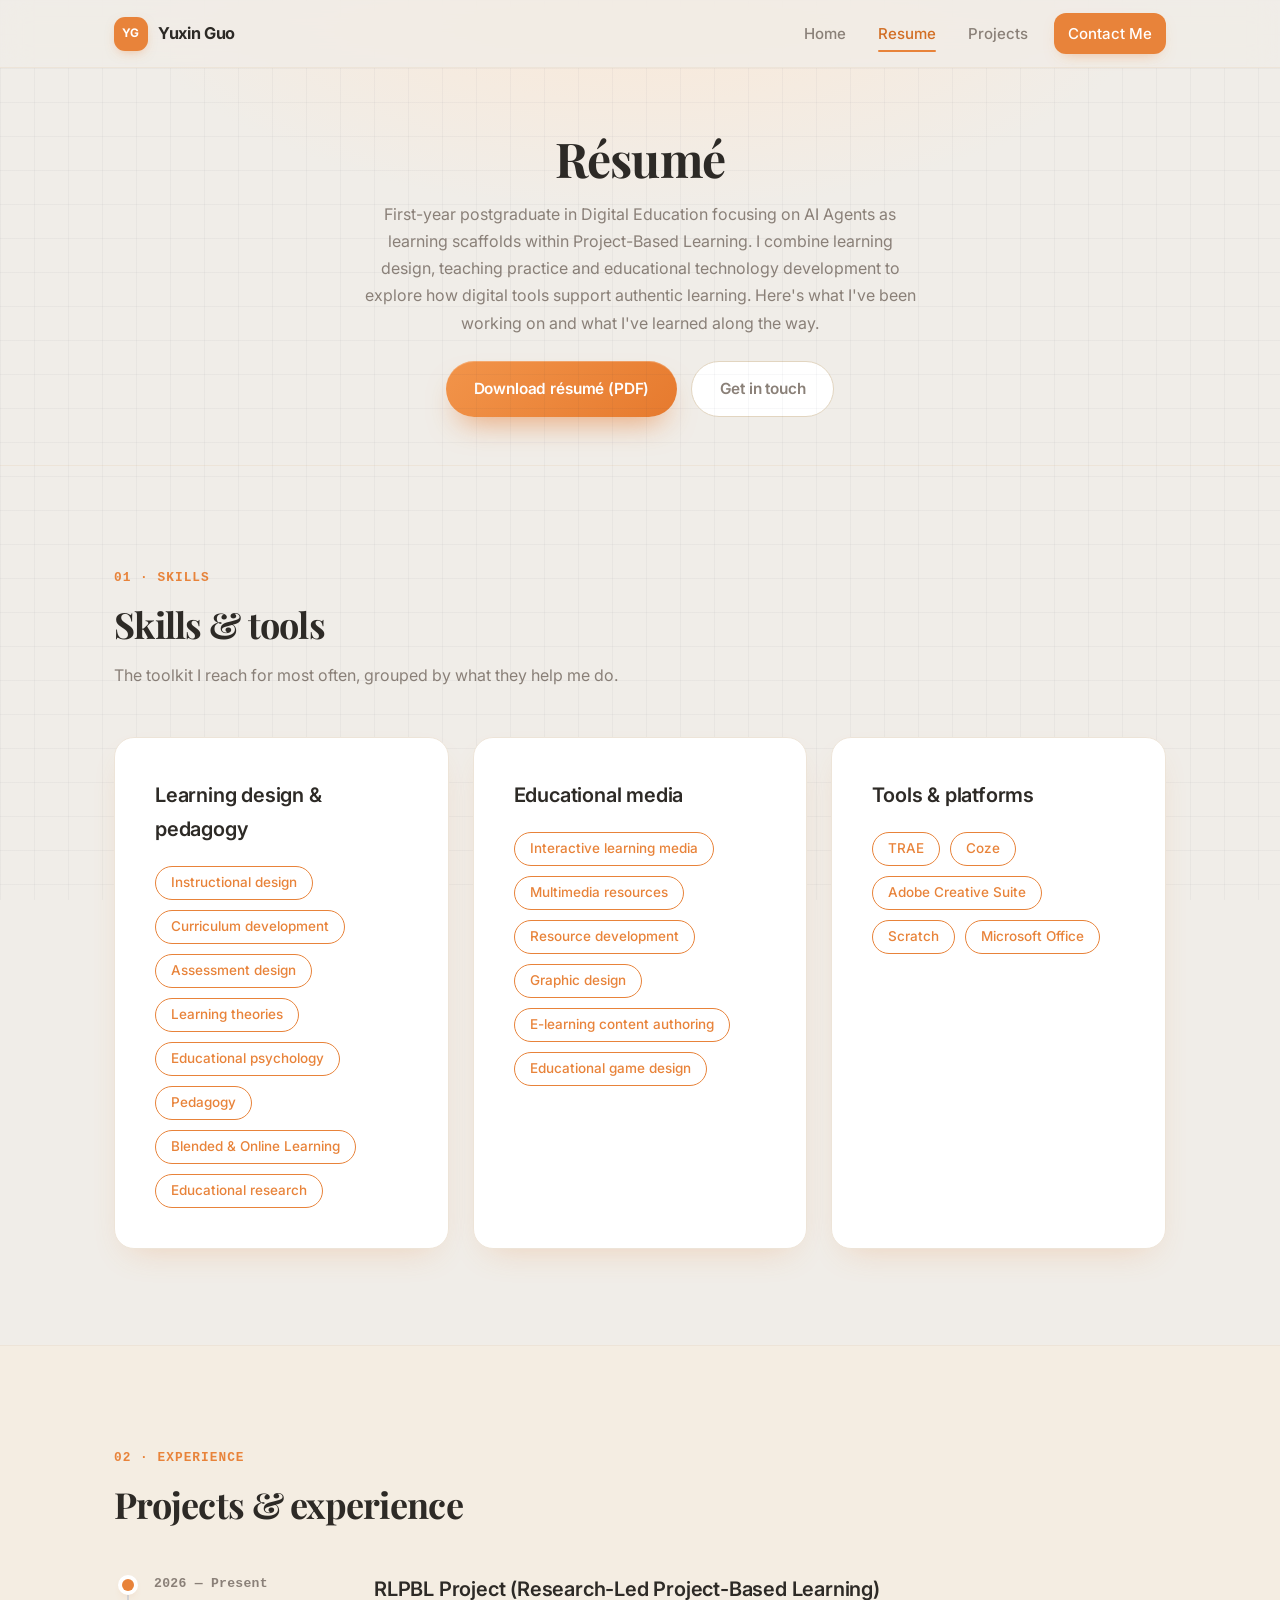
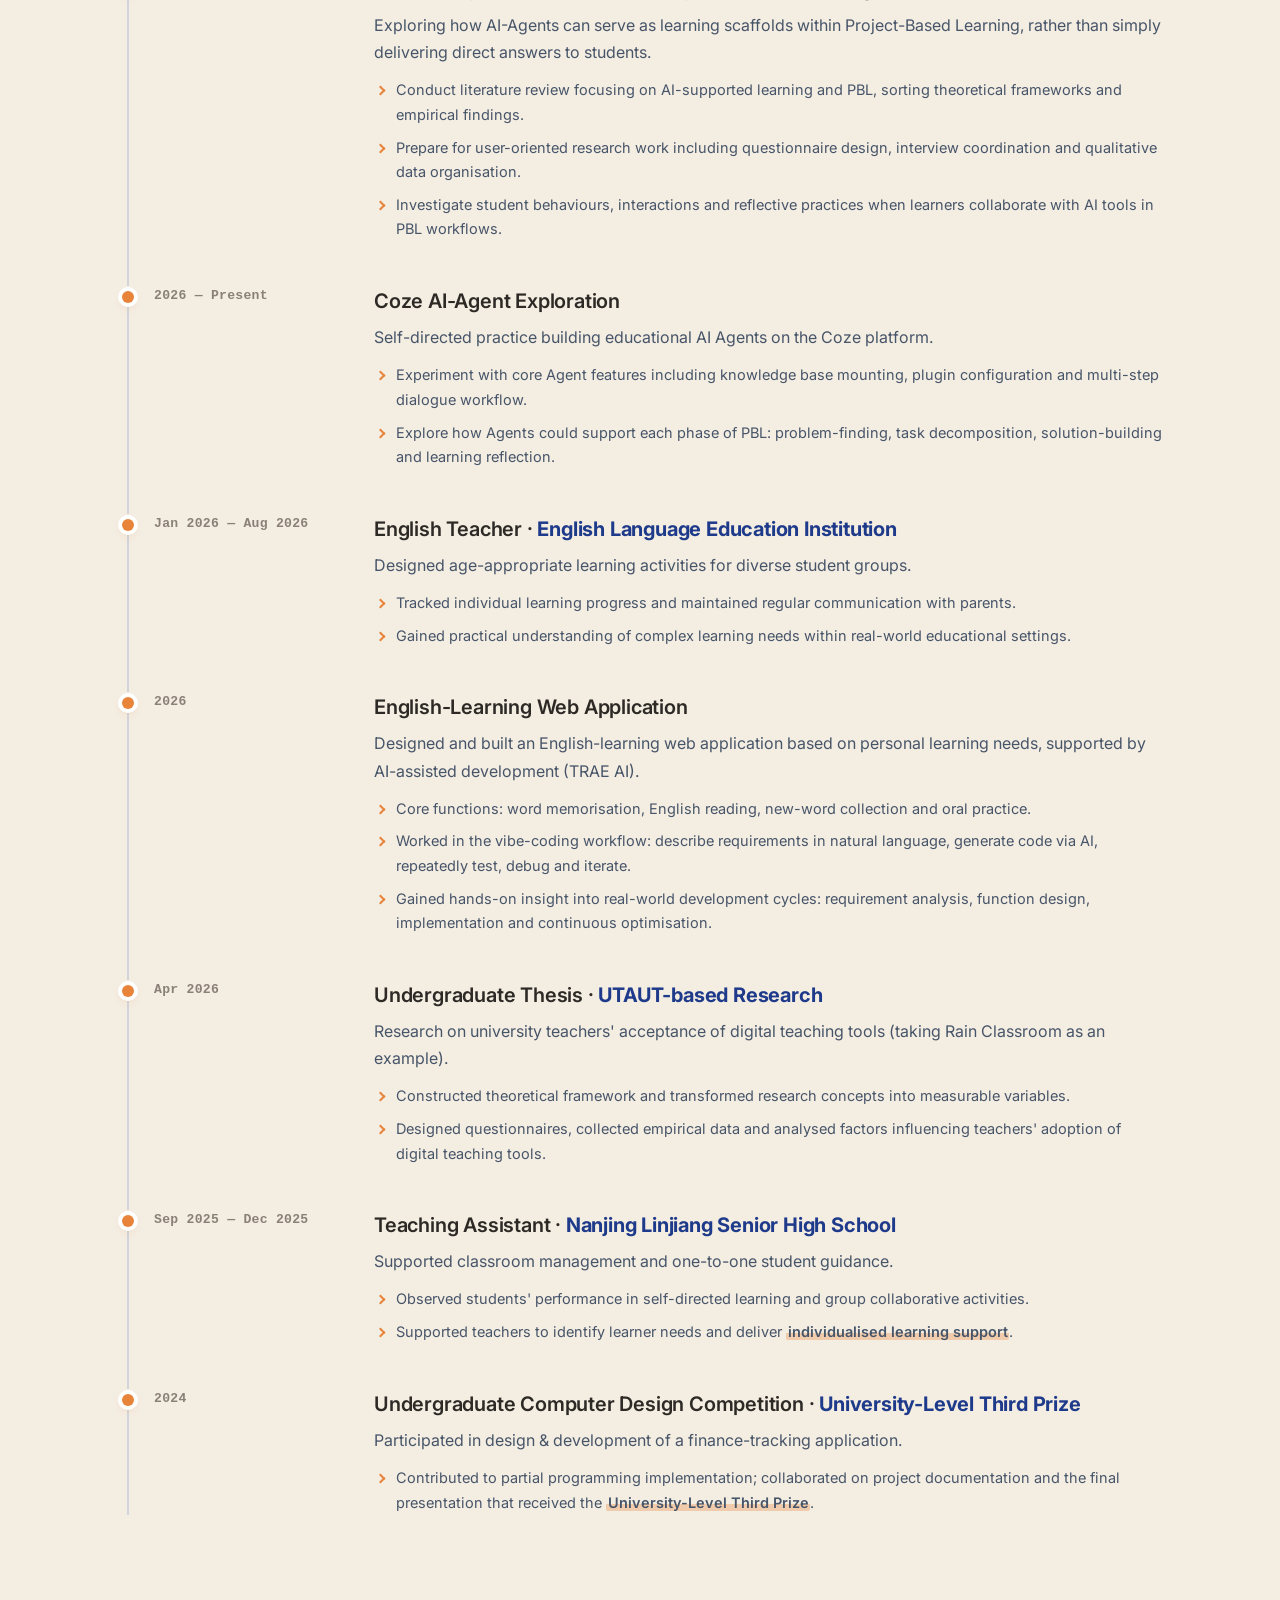
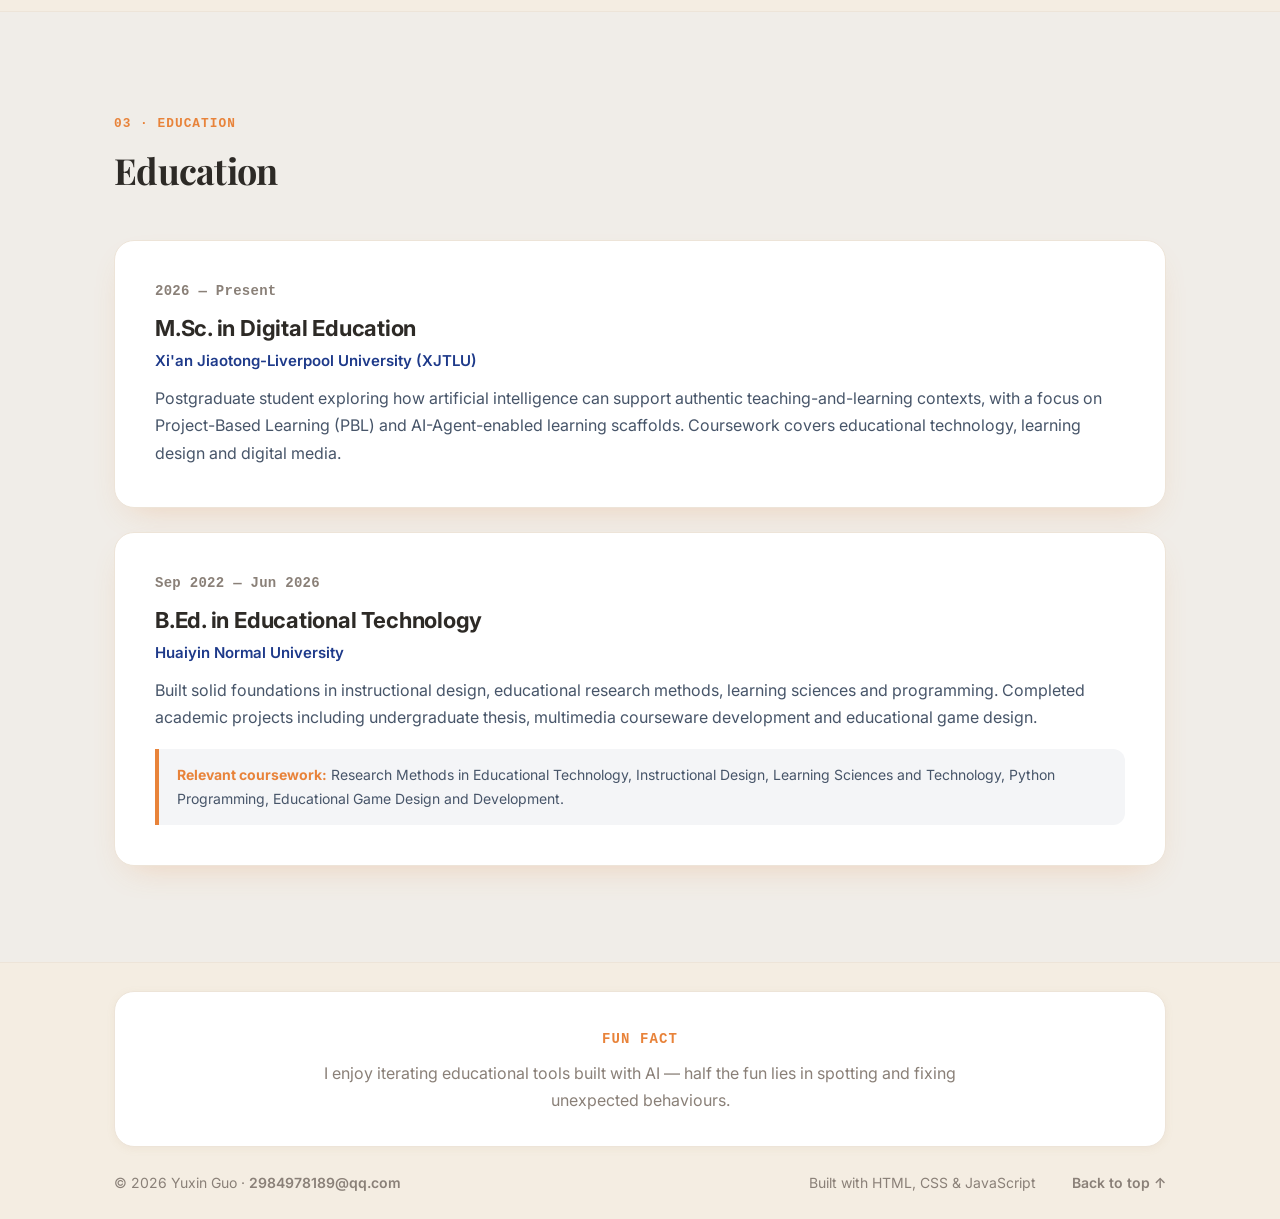
<file: resume.html>
<!DOCTYPE html>
<html lang="en">
<head>
  <meta charset="UTF-8" />
  <meta name="viewport" content="width=device-width, initial-scale=1.0" />
  <title>Resume — Yuxin Guo</title>
  <meta name="description" content="The resume of Yuxin Guo — first-year postgraduate in Digital Education exploring how technology can shape learning and teaching." />
  <meta name="author" content="Yuxin Guo" />

  <link rel="icon" href="data:image/svg+xml,%3Csvg xmlns='http://www.w3.org/2000/svg' viewBox='0 0 100 100'%3E%3Crect width='100' height='100' rx='24' fill='%23e07856'/%3E%3Ctext x='50' y='68' font-family='Arial,sans-serif' font-size='52' font-weight='bold' text-anchor='middle' fill='%23ffffff'%3EYG%3C/text%3E%3C/svg%3E" />
  <link rel="preconnect" href="https://fonts.font.im" />
  <link rel="preconnect" href="https://fonts.gstatic.font.im" crossorigin />
  <link href="https://fonts.font.im/css2?family=Inter:wght@400;500;600;700&family=Playfair+Display:wght@600;700;800&display=swap" rel="stylesheet" />
  <link rel="stylesheet" href="css/style.css" />
</head>
<body>

  <!-- ============ Header / Navigation ============ -->
  <header class="site-header" id="site-header">
    <div class="container nav-inner">
      <a href="index.html" class="logo" aria-label="Yuxin Guo — home">
        <span class="logo-mark" aria-hidden="true">YG</span>
        <span class="logo-text">Yuxin&nbsp;Guo</span>
      </a>

      <nav class="site-nav" id="site-nav" aria-label="Primary">
        <a href="index.html" class="nav-link">Home</a>
        <a href="resume.html" class="nav-link is-active">Resume</a>
        <a href="projects.html" class="nav-link">Projects</a>
        <a href="contact.html" class="nav-link nav-cta">Contact Me</a>
      </nav>

      <button class="nav-toggle" id="nav-toggle" aria-label="Toggle navigation menu" aria-expanded="false" aria-controls="site-nav">
        <span></span><span></span><span></span>
      </button>
    </div>
  </header>

  <main id="top">

    <!-- ============ Page hero ============ -->
    <section class="page-hero">
      <div class="container">
        <h1>Résumé</h1>
        <p>First-year postgraduate in Digital Education focusing on AI Agents as learning scaffolds within Project-Based Learning. I combine learning design, teaching practice and educational technology development to explore how digital tools support authentic learning. Here's what I've been working on and what I've learned along the way.</p>
        <div class="hero-actions" style="justify-content:center;margin-top:24px;">
          <a href="#" id="resume-print-btn" class="btn btn-primary">Download résumé (PDF)</a>
          <a href="mailto:2984978189@qq.com" class="btn btn-ghost">Get in touch</a>
        </div>
      </div>
    </section>

    <!-- ============ Skills ============ -->
    <section class="section" id="skills">
      <div class="container">
        <header class="section-head reveal">
          <span class="eyebrow">01 · Skills</span>
          <h2>Skills &amp; tools</h2>
          <p>The toolkit I reach for most often, grouped by what they help me do.</p>
        </header>

        <div class="skills-grid">
          <article class="skill-card reveal">
            <h3>Learning design &amp; pedagogy</h3>
            <ul class="tag-list">
              <li>Instructional design</li><li>Curriculum development</li><li>Assessment design</li><li>Learning theories</li><li>Educational psychology</li>
              <li>Pedagogy</li><li>Blended &amp; Online Learning</li><li>Educational research</li>
            </ul>
          </article>
          <article class="skill-card reveal">
            <h3>Educational media</h3>
            <ul class="tag-list">
              <li>Interactive learning media</li><li>Multimedia resources</li><li>Resource development</li><li>Graphic design</li>
              <li>E-learning content authoring</li><li>Educational game design</li>
            </ul>
          </article>
          <article class="skill-card reveal">
            <h3>Tools &amp; platforms</h3>
            <ul class="tag-list">
              <li>TRAE</li><li>Coze</li><li>Adobe Creative Suite</li><li>Scratch</li><li>Microsoft Office</li>
            </ul>
          </article>
        </div>
      </div>
    </section>

    <!-- ============ Experience ============ -->
    <section class="section section-alt" id="experience">
      <div class="container">
        <header class="section-head reveal">
          <span class="eyebrow">02 · Experience</span>
          <h2>Projects &amp; experience</h2>
        </header>

        <ol class="timeline">
          <li class="timeline-item reveal">
            <div class="timeline-meta">
              <span class="timeline-period">2026 — Present</span>
            </div>
            <div class="timeline-body">
              <h3>RLPBL Project (Research-Led Project-Based Learning)</h3>
              <p>Exploring how AI-Agents can serve as learning scaffolds within Project-Based Learning, rather than simply delivering direct answers to students.</p>
              <ul>
                <li>Conduct literature review focusing on AI-supported learning and PBL, sorting theoretical frameworks and empirical findings.</li>
                <li>Prepare for user-oriented research work including questionnaire design, interview coordination and qualitative data organisation.</li>
                <li>Investigate student behaviours, interactions and reflective practices when learners collaborate with AI tools in PBL workflows.</li>
              </ul>
            </div>
          </li>

          <li class="timeline-item reveal">
            <div class="timeline-meta">
              <span class="timeline-period">2026 — Present</span>
            </div>
            <div class="timeline-body">
              <h3>Coze AI-Agent Exploration</h3>
              <p>Self-directed practice building educational AI Agents on the Coze platform.</p>
              <ul>
                <li>Experiment with core Agent features including knowledge base mounting, plugin configuration and multi-step dialogue workflow.</li>
                <li>Explore how Agents could support each phase of PBL: problem-finding, task decomposition, solution-building and learning reflection.</li>
              </ul>
            </div>
          </li>

          <li class="timeline-item reveal">
            <div class="timeline-meta">
              <span class="timeline-period">Jan 2026 — Aug 2026</span>
            </div>
            <div class="timeline-body">
              <h3>English Teacher · <span class="company">English Language Education Institution</span></h3>
              <p>Designed age-appropriate learning activities for diverse student groups.</p>
              <ul>
                <li>Tracked individual learning progress and maintained regular communication with parents.</li>
                <li>Gained practical understanding of complex learning needs within real-world educational settings.</li>
              </ul>
            </div>
          </li>

          <li class="timeline-item reveal">
            <div class="timeline-meta">
              <span class="timeline-period">2026</span>
            </div>
            <div class="timeline-body">
              <h3>English-Learning Web Application</h3>
              <p>Designed and built an English-learning web application based on personal learning needs, supported by AI-assisted development (TRAE AI).</p>
              <ul>
                <li>Core functions: word memorisation, English reading, new-word collection and oral practice.</li>
                <li>Worked in the vibe-coding workflow: describe requirements in natural language, generate code via AI, repeatedly test, debug and iterate.</li>
                <li>Gained hands-on insight into real-world development cycles: requirement analysis, function design, implementation and continuous optimisation.</li>
              </ul>
            </div>
          </li>

          <li class="timeline-item reveal">
            <div class="timeline-meta">
              <span class="timeline-period">Apr 2026</span>
            </div>
            <div class="timeline-body">
              <h3>Undergraduate Thesis · <span class="company">UTAUT-based Research</span></h3>
              <p>Research on university teachers' acceptance of digital teaching tools (taking Rain Classroom as an example).</p>
              <ul>
                <li>Constructed theoretical framework and transformed research concepts into measurable variables.</li>
                <li>Designed questionnaires, collected empirical data and analysed factors influencing teachers' adoption of digital teaching tools.</li>
              </ul>
            </div>
          </li>

          <li class="timeline-item reveal">
            <div class="timeline-meta">
              <span class="timeline-period">Sep 2025 — Dec 2025</span>
            </div>
            <div class="timeline-body">
              <h3>Teaching Assistant · <span class="company">Nanjing Linjiang Senior High School</span></h3>
              <p>Supported classroom management and one-to-one student guidance.</p>
              <ul>
                <li>Observed students' performance in self-directed learning and group collaborative activities.</li>
                <li>Supported teachers to identify learner needs and deliver <mark class="marker">individualised learning support</mark>.</li>
              </ul>
            </div>
          </li>

          <li class="timeline-item reveal">
            <div class="timeline-meta">
              <span class="timeline-period">2024</span>
            </div>
            <div class="timeline-body">
              <h3>Undergraduate Computer Design Competition · <span class="company">University-Level Third Prize</span></h3>
              <p>Participated in design &amp; development of a finance-tracking application.</p>
              <ul>
                <li>Contributed to partial programming implementation; collaborated on project documentation and the final presentation that received the <mark class="marker">University-Level Third Prize</mark>.</li>
              </ul>
            </div>
          </li>
        </ol>
      </div>
    </section>

    <!-- ============ Education ============ -->
    <section class="section" id="education">
      <div class="container">
        <header class="section-head reveal">
          <span class="eyebrow">03 · Education</span>
          <h2>Education</h2>
        </header>

        <div class="edu-list">
          <div class="edu-item reveal">
            <span class="edu-period">2026 — Present</span>
            <div class="edu-body">
              <h3 class="edu-degree">M.Sc. in Digital Education</h3>
              <p class="edu-school">Xi'an Jiaotong-Liverpool University (XJTLU)</p>
              <p>Postgraduate student exploring how artificial intelligence can support authentic teaching-and-learning contexts, with a focus on Project-Based Learning (PBL) and AI-Agent-enabled learning scaffolds. Coursework covers educational technology, learning design and digital media.</p>
            </div>
          </div>
          <div class="edu-item reveal">
            <span class="edu-period">Sep 2022 — Jun 2026</span>
            <div class="edu-body">
              <h3 class="edu-degree">B.Ed. in Educational Technology</h3>
              <p class="edu-school">Huaiyin Normal University</p>
              <p>Built solid foundations in instructional design, educational research methods, learning sciences and programming. Completed academic projects including undergraduate thesis, multimedia courseware development and educational game design.</p>
              <p class="edu-coursework"><strong>Relevant coursework:</strong> Research Methods in Educational Technology, Instructional Design, Learning Sciences and Technology, Python Programming, Educational Game Design and Development.</p>
            </div>
          </div>
        </div>
      </div>
    </section>
  </main>

  <!-- ============ Footer ============ -->
  <footer class="site-footer">
    <div class="container">
      <div class="fun-fact reveal">
        <span class="ff-label">Fun fact</span>
        <p>I enjoy iterating educational tools built with AI — half the fun lies in spotting and fixing unexpected behaviours.</p>
      </div>
      <div class="footer-inner">
        <p>© <span id="year">2026</span> Yuxin Guo · <a class="footer-email" href="mailto:2984978189@qq.com">2984978189@qq.com</a></p>
        <p class="footer-note">Built with HTML, CSS &amp; JavaScript</p>
        <a href="#top" class="to-top">Back to top ↑</a>
      </div>
    </div>
  </footer>

  <script src="js/main.js?v=20261009b" defer></script>
</body>
</html>
</file>
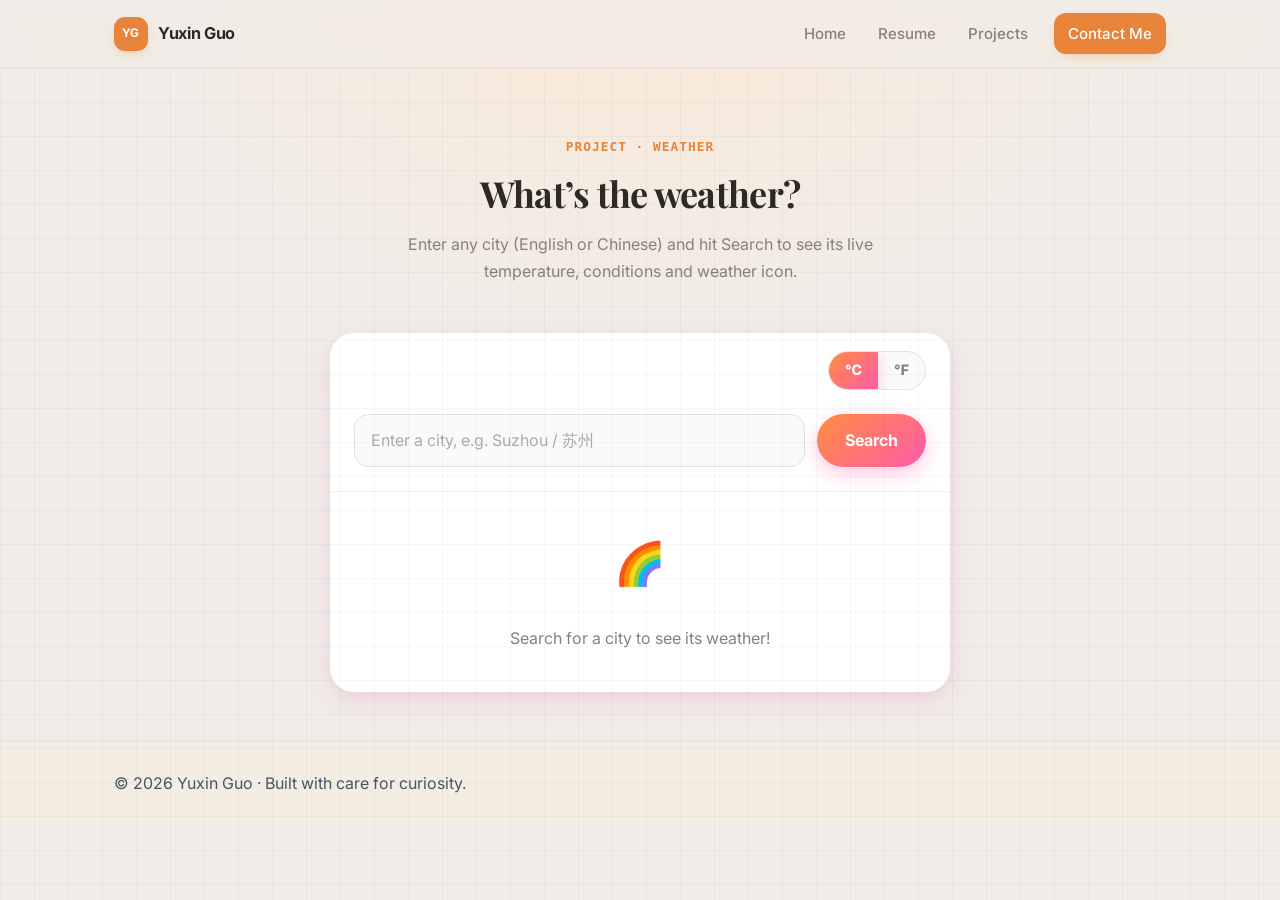
<file: weather.html>
<!DOCTYPE html>
<html lang="en">
<head>
  <meta charset="UTF-8" />
  <meta name="viewport" content="width=device-width, initial-scale=1.0" />
  <title>Weather — What’s the weather?</title>
  <meta name="description" content="Live temperature, conditions and a 3-day forecast for any city — powered by Open-Meteo. Search in Chinese or English." />
  <meta name="author" content="Yuxin Guo" />

  <link rel="icon" href="data:image/svg+xml,%3Csvg xmlns='http://www.w3.org/2000/svg' viewBox='0 0 100 100'%3E%3Crect width='100' height='100' rx='24' fill='%23e07856'/%3E%3Ctext x='50' y='68' font-family='Arial,sans-serif' font-size='52' font-weight='bold' text-anchor='middle' fill='%23ffffff'%3EYG%3C/text%3E%3C/svg%3E" />
  <link rel="preconnect" href="https://fonts.font.im" />
  <link rel="preconnect" href="https://fonts.gstatic.font.im" crossorigin />
  <link href="https://fonts.font.im/css2?family=Inter:wght@400;500;600;700&family=Playfair+Display:wght@600;700;800&display=swap" rel="stylesheet" />
  <link rel="stylesheet" href="css/style.css" />
</head>
<body>

  <!-- ============ Header / Navigation ============ -->
  <header class="site-header" id="site-header">
    <div class="container nav-inner">
      <a href="index.html" class="logo" aria-label="Yuxin Guo — home">
        <span class="logo-mark" aria-hidden="true">YG</span>
        <span class="logo-text">Yuxin&nbsp;Guo</span>
      </a>

      <nav class="site-nav" id="site-nav" aria-label="Primary">
        <a href="index.html" class="nav-link">Home</a>
        <a href="resume.html" class="nav-link">Resume</a>
        <a href="projects.html" class="nav-link">Projects</a>
        <a href="contact.html" class="nav-link nav-cta">Contact Me</a>
      </nav>

      <button class="nav-toggle" id="nav-toggle" aria-label="Toggle navigation menu" aria-expanded="false" aria-controls="site-nav">
        <span></span><span></span><span></span>
      </button>
    </div>
  </header>

  <!-- ============ Weather App ============ -->
  <main>
    <section class="section page-hero" id="weather-app-section">
      <div class="container">
        <header class="section-head reveal">
          <span class="eyebrow">Project · Weather</span>
          <h2>What&rsquo;s the weather?</h2>
          <p>Enter any city (English or Chinese) and hit Search to see its live temperature, conditions and weather icon.</p>
        </header>

        <div class="weather-app reveal">
          <div class="weather-toolbar">
            <div class="weather-unit-toggle" id="weather-unit-toggle" role="group" aria-label="Temperature unit">
              <button type="button" class="weather-unit-btn" data-unit="C">℃</button>
              <button type="button" class="weather-unit-btn" data-unit="F">℉</button>
            </div>
          </div>

          <form class="weather-search" id="weather-form" novalidate>
            <input
              type="text"
              id="weather-city"
              class="weather-input"
              placeholder="Enter a city, e.g. Suzhou / 苏州"
              aria-label="City name"
              autocomplete="off"
            />
            <button type="submit" id="weather-search-btn" class="weather-search-btn">Search</button>
          </form>

          <div class="weather-result" id="weather-result" aria-live="polite">
            <div class="weather-panel weather-hint">
              <span class="weather-hint-emoji" aria-hidden="true">🌈</span>
              <p>Search for a city to see its weather!</p>
            </div>
          </div>

          <div class="weather-saved" id="weather-saved" hidden>
            <p class="weather-saved-title">Saved cities</p>
            <ul class="weather-saved-list" id="weather-saved-list"></ul>
          </div>
        </div>
      </div>
    </section>
  </main>

  <!-- ============ Footer ============ -->
  <footer class="site-footer">
    <div class="container">
      <p>&copy; <span id="year"></span> Yuxin Guo · Built with care for curiosity.</p>
    </div>
  </footer>

  <script src="js/main.js"></script>
</body>
</html>
</file>
<file: css/style.css>
/* ============================================================
   Alex Chen — Personal Website
   Warm, friendly, multi-page theme · pure CSS · no dependencies
   ============================================================ */

/* ---------- Design tokens (single source of truth) ---------- */
:root {
  /* Surfaces */
  --bg: #f0ede8;            /* page background, warm cream */
  --bg-alt: #f4ede2;        /* slightly deeper cream for alt sections */
  --card-bg: #ffffff;       /* card white */

  /* Text */
  --text-primary: #2d2a26;  /* headings, dark warm black */
  --text-secondary: #8a8078; /* captions / muted text */
  --text-body: #475569;     /* readable slate for body copy */
  --text-dark: #3a352f;     /* darker neutral for lead paragraphs */

  /* Type families */
  --font-serif: "Playfair Display", Georgia, "Times New Roman", serif;
  --font-sans: "Inter", -apple-system, BlinkMacSystemFont, "Segoe UI", Roboto,
    "Helvetica Neue", Arial, "PingFang SC", "Hiragino Sans GB", "Microsoft YaHei", sans-serif;

  /* Accent */
  --accent: #e8833a;        /* primary orange */
  --accent-hover: #d26e24;  /* darker orange for hover */
  --accent-light: #fce8d5;  /* soft orange tint */
  --navy: #1e3a8a;          /* secondary accent for headings / icons */
  --green: #40916c;         /* tertiary accent for decorative variety */

  /* Borders */
  --border: #ede4d8;        /* hairline border */
  --border-strong: #e2d5c0;
  --hairline: #e5e7eb;      /* cool gray card border */
  --timeline-line: #d1d5db; /* neutral gray vertical line */
  --soft-gray: #f4f5f7;     /* light gray inset block background */

  /* Radius */
  --radius-card: 20px;
  --radius-md: 16px;
  --radius-tag: 999px;
  --radius-sm: 12px;

  /* Shadows */
  --shadow-sm: 0 2px 8px rgba(180, 140, 90, 0.08);
  --shadow-md: 0 8px 24px rgba(180, 140, 90, 0.12);
  /* Soft orange-tinted depth / float shadows */
  --shadow-soft: 0 14px 34px -16px rgba(232, 131, 58, 0.30);
  --shadow-deep: 0 20px 44px -22px rgba(110, 78, 42, 0.26),
    0 6px 16px -10px rgba(180, 140, 90, 0.18);
  --shadow-float: 0 26px 50px -22px rgba(232, 131, 58, 0.42);
  --shadow-btn: 0 14px 28px -12px rgba(232, 131, 58, 0.60);

  /* Motion */
  --transition: all 0.3s cubic-bezier(0.4, 0, 0.2, 1);
  --ease: cubic-bezier(0.4, 0, 0.2, 1);

  /* Layout / spacing scale */
  --container: 1100px;
  --header-h: 68px;
  --section-pad: 96px;
  --card-pad: 32px;
  --gap-card: 24px;

  /* Semantic status colors (to-do priority indicators only) */
  --amber: #e3a857;
  --amber-soft: #fbe9cf;
  --sage: #7aa67a;
  --sage-soft: #e8f0e2;

  /* ---- Legacy aliases: map old names onto the new system ---- */
  --surface: var(--card-bg);
  --text: var(--text-secondary);
  --text-strong: var(--text-primary);
  --text-muted: var(--text-secondary);
  --text-faint: var(--text-secondary);
  --accent-soft: var(--accent-light);
  --radius: var(--radius-card);
  --radius-lg: var(--radius-card);
  --shadow-card: var(--shadow-sm);
  --shadow-card-hover: var(--shadow-md);
}

/* ---------- Reset / base ---------- */
*,
*::before,
*::after {
  box-sizing: border-box;
}

* {
  margin: 0;
}

html {
  scroll-behavior: smooth;
  scroll-padding-top: calc(var(--header-h) + 16px);
  -webkit-text-size-adjust: 100%;
}

body {
  font-family: var(--font-sans);
  font-size: 16px;
  line-height: 1.7;
  color: var(--text-body);
  background: var(--bg);
  -webkit-font-smoothing: antialiased;
  -moz-osx-font-smoothing: grayscale;
  text-rendering: optimizeLegibility;
}

/* Barely-there global grid texture (~3.5%) for subtle depth */
body::before {
  content: "";
  position: fixed;
  inset: 0;
  z-index: 0;
  pointer-events: none;
  background-image:
    linear-gradient(rgba(30, 42, 68, 0.035) 1px, transparent 1px),
    linear-gradient(90deg, rgba(30, 42, 68, 0.035) 1px, transparent 1px);
  background-size: 34px 34px;
}

img,
svg {
  display: block;
  max-width: 100%;
}

a {
  color: inherit;
  text-decoration: none;
}

ul,
ol {
  padding: 0;
  list-style: none;
}

button {
  font: inherit;
  cursor: pointer;
  border: none;
  background: none;
  color: inherit;
}

input,
textarea {
  font: inherit;
  color: inherit;
}

:focus-visible {
  outline: 2px solid var(--accent);
  outline-offset: 3px;
  border-radius: 4px;
}

::selection {
  background: var(--accent-light);
  color: var(--text-primary);
}

/* ---------- Layout helpers ---------- */
.container {
  width: 100%;
  max-width: var(--container);
  margin: 0 auto;
  padding: 0 24px;
}

.section {
  padding: var(--section-pad) 0;
}

.section-alt {
  background: var(--bg-alt);
  border-top: 1px solid var(--border);
  border-bottom: 1px solid var(--border);
}

.section-head {
  margin-bottom: 48px;
}

.section-head h2 {
  font-family: var(--font-serif);
  font-size: 36px;
  font-weight: 700;
  letter-spacing: -0.02em;
  color: var(--text-primary);
  line-height: 1.2;
}

.section-head p,
.section-lead {
  margin-top: 16px;
  color: var(--text-secondary);
  max-width: 640px;
  font-size: 16px;
  line-height: 1.7;
}

.eyebrow {
  display: inline-block;
  font-family: ui-monospace, "SF Mono", Menlo, Consolas, monospace;
  font-size: 0.8rem;
  font-weight: 600;
  letter-spacing: 0.08em;
  text-transform: uppercase;
  color: var(--accent);
  margin-bottom: 14px;
}

/* ---------- Page hero (sub-pages) ---------- */
.page-hero {
  padding: calc(var(--header-h) + 64px) 0 48px;
  background:
    radial-gradient(ellipse 60% 80% at 50% -10%, var(--accent-soft), transparent 70%),
    var(--bg);
  border-bottom: 1px solid var(--border);
  text-align: center;
}

.page-hero h1 {
  font-family: var(--font-serif);
  font-size: 48px;
  font-weight: 700;
  letter-spacing: -0.02em;
  color: var(--text-primary);
  line-height: 1.1;
}

.page-hero p {
  margin: 16px auto 0;
  color: var(--text-secondary);
  max-width: 560px;
  font-size: 16px;
  line-height: 1.7;
}

/* ---------- Buttons ---------- */
.btn {
  display: inline-flex;
  align-items: center;
  justify-content: center;
  gap: 8px;
  min-height: 50px;
  padding: 14px 28px;
  border-radius: 999px;
  font-size: 0.96rem;
  font-weight: 600;
  letter-spacing: -0.01em;
  transition: transform 0.22s var(--ease), background 0.22s var(--ease),
    border-color 0.22s var(--ease), box-shadow 0.22s var(--ease), color 0.22s var(--ease);
  white-space: nowrap;
}

.btn-primary {
  background: linear-gradient(135deg, #f2944a 0%, #e67a2e 100%);
  color: #fff;
  box-shadow: 0 16px 30px -12px rgba(230, 122, 46, 0.65),
    inset 0 1px 0 rgba(255, 255, 255, 0.22);
}

.btn-primary:hover {
  background: linear-gradient(135deg, #f59d57 0%, #dd6f24 100%);
  transform: translateY(-3px);
  box-shadow: 0 22px 38px -14px rgba(210, 110, 36, 0.62),
    inset 0 1px 0 rgba(255, 255, 255, 0.25);
}

.btn-ghost {
  border: 1.5px solid var(--border-strong);
  color: var(--text);
  background: var(--surface);
}

.btn-ghost:hover {
  border-color: var(--accent);
  color: var(--accent-hover);
  background: var(--card-bg);
  transform: translateY(-3px);
  box-shadow: var(--shadow-soft);
}

.text-link {
  color: var(--accent);
  font-weight: 600;
  font-size: 0.92rem;
  border-bottom: 1px solid transparent;
  transition: color 0.15s var(--ease), border-color 0.15s var(--ease);
}

.text-link:hover {
  color: var(--accent-hover);
  border-bottom-color: var(--accent-hover);
}

/* ---------- Header ---------- */
.site-header {
  position: fixed;
  inset: 0 0 auto 0;
  z-index: 100;
  height: var(--header-h);
  background: rgba(240, 237, 232, 0.85);
  backdrop-filter: saturate(180%) blur(14px);
  -webkit-backdrop-filter: saturate(180%) blur(14px);
  border-bottom: 1px solid var(--border);
  transition: box-shadow 0.3s var(--ease);
}

.site-header.is-scrolled {
  box-shadow: var(--shadow-sm);
}

.nav-inner {
  height: 100%;
  display: flex;
  align-items: center;
  justify-content: space-between;
  gap: 24px;
}

.logo {
  display: inline-flex;
  align-items: center;
  gap: 10px;
  font-weight: 700;
  font-size: 1.02rem;
  letter-spacing: -0.02em;
  color: var(--text-strong);
}

.logo-mark {
  display: grid;
  place-items: center;
  width: 34px;
  height: 34px;
  border-radius: 11px;
  background: var(--accent);
  color: #fff;
  font-size: 0.74rem;
  font-weight: 700;
  letter-spacing: 0.02em;
  box-shadow: 0 4px 12px -4px rgba(232, 131, 58, 0.5);
}

.site-nav {
  display: flex;
  align-items: center;
  gap: 4px;
}

.nav-link {
  position: relative;
  padding: 8px 14px;
  font-size: 0.94rem;
  font-weight: 500;
  color: var(--text-muted);
  border-radius: var(--radius-sm);
  transition: color 0.15s var(--ease), background 0.15s var(--ease);
}

.nav-link:hover {
  color: var(--text-strong);
  background: var(--accent-soft);
}

.nav-link.is-active {
  color: var(--accent-hover);
}

.nav-link.is-active::after {
  content: "";
  position: absolute;
  left: 14px;
  right: 14px;
  bottom: 2px;
  height: 2px;
  border-radius: 2px;
  background: var(--accent);
}

.nav-cta {
  margin-left: 8px;
  background: var(--accent);
  color: #fff !important;
  box-shadow: 0 6px 16px -8px rgba(232, 131, 58, 0.6);
}

.nav-cta:hover {
  background: var(--accent-hover);
}

.nav-cta.is-active::after {
  display: none;
}

.nav-toggle {
  display: none;
  flex-direction: column;
  justify-content: center;
  gap: 5px;
  width: 42px;
  height: 42px;
  padding: 0 10px;
  border-radius: var(--radius-sm);
}

.nav-toggle span {
  display: block;
  height: 2px;
  width: 100%;
  border-radius: 2px;
  background: var(--text-strong);
  transition: transform 0.25s var(--ease), opacity 0.2s var(--ease);
}

.nav-toggle[aria-expanded="true"] span:nth-child(1) {
  transform: translateY(7px) rotate(45deg);
}
.nav-toggle[aria-expanded="true"] span:nth-child(2) {
  opacity: 0;
}
.nav-toggle[aria-expanded="true"] span:nth-child(3) {
  transform: translateY(-7px) rotate(-45deg);
}

/* ---------- Homepage hero ---------- */
.home-hero {
  padding: calc(var(--header-h) + 76px) 0 88px;
  position: relative;
  overflow: hidden;
  background:
    radial-gradient(ellipse 55% 70% at 88% 6%, var(--accent-light), transparent 62%),
    radial-gradient(ellipse 40% 55% at 2% 100%, rgba(30, 58, 138, 0.06), transparent 60%),
    var(--bg);
}

.home-hero::before {
  content: "";
  position: absolute;
  inset: 0;
  background-image: radial-gradient(circle, rgba(232, 131, 58, 0.10) 1px, transparent 1px);
  background-size: 24px 24px;
  mask-image: radial-gradient(ellipse 45% 60% at 85% 30%, #000 25%, transparent 72%);
  -webkit-mask-image: radial-gradient(ellipse 45% 60% at 85% 30%, #000 25%, transparent 72%);
  pointer-events: none;
}

.home-hero-inner {
  position: relative;
  display: flex;
  flex-direction: row;
  align-items: center;
  justify-content: space-between;
  gap: 56px;
  text-align: left;
}

.hero-text {
  flex: 1 1 0;
  min-width: 0;
  max-width: 580px;
}

.hero-visual {
  position: relative;
  flex: 0 0 auto;
  display: grid;
  place-items: center;
}

/* Rotated rounded square, furthest back */
.hero-shape {
  position: absolute;
  z-index: 0;
  width: 112%;
  height: 112%;
  border-radius: 26%;
  background: linear-gradient(
    145deg,
    rgba(30, 58, 138, 0.10) 0%,
    rgba(232, 131, 58, 0.16) 100%
  );
  border: 1.5px solid rgba(30, 58, 138, 0.14);
  transform: rotate(-9deg);
  animation: hero-shape-sway 9s ease-in-out infinite;
}

/* Soft blurred orange glow, between shape and avatar */
.hero-blob {
  position: absolute;
  z-index: 1;
  width: 124%;
  height: 124%;
  border-radius: 50%;
  background: radial-gradient(
    circle at 50% 45%,
    rgba(232, 131, 58, 0.30) 0%,
    rgba(252, 232, 213, 0.65) 45%,
    transparent 70%
  );
  filter: blur(6px);
}

.headshot {
  position: relative;
  z-index: 2;
  width: 300px;
  height: 300px;
  border-radius: 50%;
  object-fit: cover;
  background: var(--accent-light);
  box-shadow:
    0 40px 70px -28px rgba(214, 120, 40, 0.55),
    0 14px 30px -16px rgba(120, 80, 40, 0.35);
  animation: hero-float 6s ease-in-out infinite;
}

@keyframes hero-float {
  0%,
  100% {
    transform: translateY(0);
  }
  50% {
    transform: translateY(-10px);
  }
}

@keyframes hero-shape-sway {
  0%,
  100% {
    transform: rotate(-11deg) scale(1);
  }
  50% {
    transform: rotate(-6deg) scale(1.03);
  }
}

.hero-eyebrow {
  font-family: ui-monospace, "SF Mono", Menlo, Consolas, monospace;
  color: var(--accent);
  font-size: 0.88rem;
  font-weight: 600;
  letter-spacing: 0.06em;
  text-transform: uppercase;
}

.hero-title {
  font-family: var(--font-serif);
  font-size: 56px;
  line-height: 1.08;
  font-weight: 700;
  letter-spacing: -0.02em;
  color: var(--navy);
  margin-top: 8px;
}

.hero-subtitle {
  font-size: 17px;
  line-height: 1.75;
  color: var(--text-body);
  max-width: 540px;
  margin-top: 18px;
}

.hero-subtitle em {
  font-style: normal;
  color: var(--accent);
  font-weight: 600;
}

.hero-actions {
  display: flex;
  flex-wrap: wrap;
  gap: 14px;
  justify-content: flex-start;
  margin-top: 30px;
}

.hero-socials {
  display: flex;
  gap: 12px;
  margin-top: 28px;
}

.hero-socials a {
  display: grid;
  place-items: center;
  width: 40px;
  height: 40px;
  border-radius: 50%;
  color: #475569;
  background: transparent;
  border: none;
  box-shadow: none;
  transition: color 0.2s var(--ease), transform 0.2s var(--ease);
}

.hero-socials a:hover {
  color: var(--accent);
  background: transparent;
  transform: translateY(-2px) scale(1.15);
}

/* ============================================================
   Card system — every white card shares one base style
   ============================================================ */
.like-card,
.skill-card,
.edu-item,
.contact-card,
.form-card,
.fun-fact {
  background: var(--card-bg);
  border: 1px solid var(--border);
  border-radius: var(--radius-card);
  box-shadow: var(--shadow-sm);
  padding: var(--card-pad);
  transition: var(--transition);
}

/* Repeatable content cards lift on hover */
.like-card:hover,
.skill-card:hover,
.edu-item:hover,
.fun-fact:hover {
  box-shadow: var(--shadow-md);
  transform: translateY(-4px);
  border-color: var(--border-strong);
}

/* ---------- Likes (three things I like) ---------- */
#likes .section-head h2 {
  color: var(--navy);
}

.likes-grid {
  display: grid;
  grid-template-columns: repeat(3, 1fr);
  gap: var(--gap-card);
}

.like-card {
  position: relative;
  text-align: left;
  border: 1px solid var(--hairline);
  border-radius: var(--radius-md);
  padding: 38px 34px;
  overflow: hidden;
  box-shadow: var(--shadow-deep);
}

/* Decorative 4px accent rail along each card's top edge */
.like-card::before {
  content: "";
  position: absolute;
  top: 0;
  left: 0;
  right: 0;
  height: 4px;
  background: var(--accent);
}

.like-card:nth-child(2)::before {
  background: var(--navy);
}

.like-card:nth-child(3)::before {
  background: var(--green);
}

.like-card:hover {
  box-shadow: var(--shadow-float);
}

.like-icon {
  display: grid;
  place-items: center;
  width: 60px;
  height: 60px;
  margin: 0 0 20px;
  border-radius: 50%;
  color: #fff;
  background: var(--navy);
  transition: var(--transition);
}

.like-icon svg {
  width: 28px;
  height: 28px;
}

.like-card:hover .like-icon {
  background: var(--accent);
  color: #fff;
  transform: scale(1.08) rotate(-4deg);
}

.like-card h3 {
  font-size: 19px;
  font-weight: 700;
  color: var(--text-primary);
  letter-spacing: -0.01em;
  margin-bottom: 10px;
}

.like-card p {
  color: var(--text-body);
  font-size: 15px;
  line-height: 1.6;
}

/* ---------- Skills ---------- */
.skills-grid {
  display: grid;
  grid-template-columns: repeat(3, minmax(0, 1fr));
  gap: var(--gap-card);
  align-items: stretch;
}

.skill-card {
  display: flex;
  flex-direction: column;
  position: relative;
  padding: 40px;
  box-shadow: var(--shadow-soft);
}

.skill-card:hover {
  box-shadow: var(--shadow-float);
}

.skill-card h3 {
  font-size: 20px;
  font-weight: 600;
  color: var(--text-primary);
  margin-bottom: 20px;
  letter-spacing: -0.01em;
}

/* Tags: flex-wrapped outlined pills, neatly left-aligned,
   with a single height/padding rhythm */
.tag-list {
  list-style: none;
  padding: 0;
  display: flex;
  flex-wrap: wrap;
  justify-content: flex-start;
  gap: 10px;
}

.tag-list li {
  display: inline-flex;
  align-items: center;
  justify-content: flex-start;
  text-align: left;
  white-space: nowrap;
  min-height: 34px;
  font-size: 13.5px;
  line-height: 1.3;
  font-weight: 500;
  color: var(--accent);
  background: transparent;
  border: 1px solid var(--accent);
  padding: 7px 15px;
  border-radius: var(--radius-tag);
  transition: var(--transition);
}

.tag-list li:hover {
  background: var(--accent);
  color: #fff;
}

/* ---------- Experience / timeline ---------- */
.timeline {
  position: relative;
  margin-left: 8px;
}

.timeline-item {
  position: relative;
  display: grid;
  grid-template-columns: 180px 1fr;
  gap: 40px;
  padding: 0 0 44px 32px;
}

.timeline-item:last-child {
  padding-bottom: 0;
}

.timeline-item::before {
  content: "";
  position: absolute;
  left: 5px;
  top: 12px;
  bottom: 0;
  width: 2px;
  background: var(--timeline-line);
}

.timeline-item:last-child::before {
  bottom: auto;
  height: calc(100% - 12px);
}

.timeline-item::after {
  content: "";
  position: absolute;
  left: 0;
  top: 5px;
  width: 12px;
  height: 12px;
  border-radius: 50%;
  background: var(--accent);
  border: none;
  box-shadow:
    0 0 0 4px var(--card-bg),
    0 4px 10px -2px rgba(232, 131, 58, 0.45);
}

.timeline-period {
  display: block;
  font-family: ui-monospace, "SF Mono", Menlo, Consolas, monospace;
  font-size: 0.82rem;
  line-height: 1.5;
  color: var(--text-secondary);
  font-weight: 600;
  letter-spacing: 0.02em;
  margin-top: 0;
}

.timeline-body h3 {
  font-size: 20px;
  line-height: 1.5;
  font-weight: 600;
  color: var(--text-primary);
  letter-spacing: -0.01em;
}

.company {
  color: var(--navy);
  font-weight: 700;
}

.timeline-body > p {
  margin-top: 8px;
  color: var(--text-body);
  font-size: 16px;
  line-height: 1.7;
}

.timeline-body ul {
  margin-top: 12px;
  display: grid;
  gap: 8px;
}

.timeline-body ul li {
  position: relative;
  padding-left: 22px;
  color: var(--text-body);
  font-size: 14.5px;
  line-height: 1.7;
}

/* Custom orange chevron bullets */
.timeline-body ul li::before {
  content: "";
  position: absolute;
  left: 3px;
  top: 0.62em;
  width: 7px;
  height: 7px;
  border-top: 2px solid var(--accent);
  border-right: 2px solid var(--accent);
  transform: rotate(45deg);
}

/* Marker-pen highlight for key achievements inside bullets */
.timeline-body mark.marker {
  background: linear-gradient(
    180deg,
    transparent 58%,
    rgba(232, 131, 58, 0.32) 58%
  );
  color: inherit;
  font-weight: 600;
  padding: 0 0.12em;
  border-radius: 2px;
}

/* ---------- Education / list rows ---------- */
.edu-list {
  display: grid;
  gap: var(--gap-card);
}

/* Card surface, radius, shadow and padding come from the card system */
.edu-item {
  padding: 40px;
  box-shadow: var(--shadow-soft);
}

.edu-item:hover {
  box-shadow: var(--shadow-float);
}

/* Date: its own left-aligned line above the degree */
.edu-period {
  display: block;
  margin-bottom: 12px;
  font-family: ui-monospace, "SF Mono", Menlo, Consolas, monospace;
  font-size: 14px;
  line-height: 1.5;
  color: var(--text-secondary);
  font-weight: 600;
  letter-spacing: 0.02em;
}

.edu-degree {
  font-size: 22px;
  line-height: 1.35;
  font-weight: 700;
  color: var(--text-primary);
  letter-spacing: -0.01em;
}

.edu-item .edu-school {
  margin-top: 4px;
  font-size: 15px;
  font-weight: 600;
  color: var(--navy);
}

.edu-item p {
  margin-top: 12px;
  color: var(--text-body);
  font-size: 16px;
  line-height: 1.7;
}

/* Coursework: clean light-gray block with an orange accent rail */
.edu-item .edu-coursework {
  margin-top: 18px;
  padding: 14px 18px;
  background: var(--soft-gray);
  border-left: 4px solid var(--accent);
  border-radius: 0 var(--radius-sm) var(--radius-sm) 0;
  font-size: 14px;
  line-height: 1.7;
  color: var(--text-body);
}

.edu-item .edu-coursework strong {
  color: var(--accent);
  font-weight: 700;
}

/* ---------- Projects ---------- */
.projects-grid {
  display: grid;
  grid-template-columns: repeat(3, 1fr);
  gap: var(--gap-card);
}

.project-card {
  display: flex;
  flex-direction: column;
  background: var(--card-bg);
  border: 1px solid var(--border);
  border-radius: var(--radius-card);
  box-shadow: var(--shadow-sm);
  overflow: hidden;
  transition: var(--transition);
}

.project-card:hover {
  transform: translateY(-4px);
  box-shadow: var(--shadow-md);
  border-color: var(--border-strong);
}

.project-cover {
  position: relative;
  display: flex;
  align-items: flex-end;
  justify-content: space-between;
  padding: 22px;
  height: 150px;
  overflow: hidden;
  color: #fff;
  isolation: isolate;
}

.project-cover::after {
  content: "";
  position: absolute;
  inset: 0;
  background-image:
    radial-gradient(circle at 82% 18%, rgba(255, 255, 255, 0.28), transparent 42%),
    radial-gradient(circle at 12% 88%, rgba(255, 255, 255, 0.14), transparent 45%);
  z-index: -1;
}

.cover-1 { background: linear-gradient(135deg, #e07856 0%, #e3a857 100%); }
.cover-2 { background: linear-gradient(135deg, #7aa67a 0%, #4f8a8f 100%); }
.cover-3 { background: linear-gradient(135deg, #c9613f 0%, #b85a8f 100%); }

.project-num {
  position: absolute;
  top: 16px;
  left: 22px;
  font-family: ui-monospace, "SF Mono", Menlo, Consolas, monospace;
  font-size: 0.78rem;
  font-weight: 600;
  opacity: 0.8;
  letter-spacing: 0.06em;
}

.project-name {
  font-size: 1.5rem;
  font-weight: 800;
  letter-spacing: -0.02em;
}

.project-body {
  display: flex;
  flex-direction: column;
  flex: 1;
  padding: 24px 24px 22px;
}

.project-body h3 {
  font-size: 20px;
  font-weight: 600;
  color: var(--text-primary);
  letter-spacing: -0.01em;
}

.project-body > p {
  margin-top: 10px;
  font-size: 16px;
  line-height: 1.7;
  color: var(--text-secondary);
  flex: 1;
}

.project-body .tag-list {
  display: flex;
  flex-wrap: wrap;
  gap: 8px;
  margin-top: 16px;
}

.project-body .tag-list li {
  display: inline-flex;
  align-items: center;
  justify-content: flex-start;
  min-height: 0;
  text-align: left;
  background: var(--accent-light);
  border-color: transparent;
  color: var(--text-primary);
  font-size: 14px;
  line-height: 1.4;
  padding: 5px 14px;
  border-radius: var(--radius-tag);
}

.project-body .tag-list li:hover {
  background: var(--accent);
  color: #fff;
}

.project-links {
  display: flex;
  gap: 18px;
  margin-top: 18px;
  padding-top: 16px;
  border-top: 1px solid var(--border);
}

/* ---------- Contact ---------- */
.contact-grid {
  display: grid;
  grid-template-columns: 1.1fr 1fr;
  gap: var(--gap-card);
  align-items: start;
}

/* Card surface, radius, shadow and padding come from the card system */
.contact-card h2 {
  font-size: 20px;
  font-weight: 600;
  letter-spacing: -0.01em;
  color: var(--text-primary);
  line-height: 1.3;
}

.contact-card > p {
  margin: 14px 0 26px;
  color: var(--text-secondary);
  font-size: 16px;
  line-height: 1.7;
}

.contact-list {
  display: grid;
  gap: 14px;
  margin-top: 8px;
}

.contact-list li {
  display: flex;
  align-items: center;
  gap: 14px;
  padding: 14px 16px;
  border: 1px solid var(--border);
  border-radius: var(--radius-sm);
  background: var(--bg);
  transition: var(--transition);
}

.contact-list li:hover {
  border-color: var(--accent);
  transform: translateX(4px);
}

.contact-list .ic {
  display: grid;
  place-items: center;
  width: 38px;
  height: 38px;
  flex: none;
  border-radius: 50%;
  background: var(--accent-light);
  color: var(--accent);
}

.contact-list .lbl {
  font-size: 14px;
  color: var(--text-secondary);
  font-weight: 600;
  text-transform: uppercase;
  letter-spacing: 0.05em;
}

.contact-list .val {
  font-size: 16px;
  color: var(--text-primary);
  font-weight: 600;
}

/* ---------- Contact form ---------- */
/* Card surface, radius, shadow and padding come from the card system */
.form-group {
  margin-bottom: 20px;
}

.form-group label {
  display: block;
  font-size: 14px;
  font-weight: 600;
  color: var(--text-primary);
  margin-bottom: 8px;
}

.form-control {
  width: 100%;
  padding: 12px 14px;
  border: 1.5px solid var(--border-strong);
  border-radius: var(--radius-sm);
  background: var(--bg);
  color: var(--text-primary);
  font-size: 16px;
  line-height: 1.6;
  transition: var(--transition);
}

.form-control:focus {
  outline: none;
  border-color: var(--accent);
  box-shadow: 0 0 0 4px var(--accent-light);
}

.form-control::placeholder {
  color: var(--text-secondary);
}

textarea.form-control {
  resize: vertical;
  min-height: 120px;
}

.form-row {
  display: grid;
  grid-template-columns: 1fr 1fr;
  gap: 16px;
}

.form-note {
  margin-top: 14px;
  font-size: 14px;
  color: var(--text-secondary);
  text-align: center;
}

/* ---------- Footer ---------- */
.site-footer {
  border-top: 1px solid var(--border);
  background: var(--bg-alt);
  padding: 28px 0;
}

/* Plain white card (surface, radius, shadow, padding, hover from card system) */
.fun-fact {
  margin-bottom: 24px;
  text-align: center;
}

.fun-fact .ff-label {
  display: inline-block;
  font-family: ui-monospace, "SF Mono", Menlo, Consolas, monospace;
  font-size: 14px;
  font-weight: 600;
  letter-spacing: 0.08em;
  text-transform: uppercase;
  color: var(--accent);
  margin-bottom: 8px;
}

.fun-fact p {
  color: var(--text-secondary);
  font-size: 16px;
  line-height: 1.7;
  max-width: 640px;
  margin: 0 auto;
}

.fun-fact strong {
  color: var(--text-primary);
}

.footer-inner {
  display: flex;
  align-items: center;
  justify-content: space-between;
  gap: 16px;
  font-size: 14px;
  color: var(--text-secondary);
}

.footer-note {
  margin-left: auto;
  margin-right: 20px;
}

.footer-email {
  font-weight: 600;
  color: var(--text-secondary);
  border-bottom: 1px solid transparent;
  transition: var(--transition);
}

.footer-email:hover {
  color: var(--accent);
  border-bottom-color: var(--accent);
}

.to-top {
  font-weight: 600;
  color: var(--text-secondary);
  transition: var(--transition);
}

.to-top:hover {
  color: var(--accent);
}

/* ---------- To-Do App (Dopamine aesthetic) ---------- */

/* Pastel gradient background for the section */
#todo-app-section {
  background: linear-gradient(135deg, #ffe0ec 0%, #ede4ff 50%, #dde7ff 100%);
}

/* Main white card */
.todo-app {
  max-width: 620px;
  margin: 0 auto;
  background: #ffffff;
  border: none;
  border-radius: 24px;
  box-shadow: 0 10px 30px rgba(255, 100, 150, 0.15),
    0 4px 12px rgba(150, 100, 255, 0.08);
  overflow: hidden;
  font-family: "Nunito", var(--font-sans);
}

.todo-input-row {
  display: flex;
  gap: 12px;
  padding: 24px;
  border-bottom: 1px solid #f0f0f5;
}

.todo-date-input,
.todo-text-input {
  font: inherit;
  font-family: "Nunito", var(--font-sans);
  border: 1.5px solid #e0e0e8;
  border-radius: 14px;
  padding: 12px 16px;
  background: #fafafa;
  color: #333;
  transition: all 0.3s ease;
}

.todo-date-input {
  flex: 0 0 auto;
  width: auto;
  min-width: 150px;
}

.todo-text-input {
  flex: 1;
  min-width: 0;
}

.todo-date-input:focus,
.todo-text-input:focus {
  outline: none;
  border-color: #d6336c;
  box-shadow: 0 0 0 4px rgba(214, 51, 108, 0.12);
  background: #fff;
}

/* Gradient pill Add button */
.todo-add-btn {
  flex: 0 0 auto;
  padding: 12px 28px;
  border-radius: 999px;
  background: linear-gradient(135deg, #ff8c42 0%, #ff5ca8 100%);
  color: #fff;
  font-weight: 700;
  font-family: "Nunito", var(--font-sans);
  border: none;
  box-shadow: 0 6px 20px rgba(255, 92, 168, 0.35);
  transition: all 0.3s ease;
}

.todo-add-btn:hover {
  transform: translateY(-2px);
  box-shadow: 0 10px 28px rgba(255, 92, 168, 0.45);
}

.todo-add-btn:active {
  transform: translateY(0);
}

.todo-add-btn:disabled {
  opacity: 0.6;
  cursor: not-allowed;
  transform: none;
}

/* Emoji & priority picker row */
.todo-picker-row {
  display: flex;
  align-items: center;
  justify-content: space-between;
  gap: 16px;
  padding: 18px 24px;
  border-bottom: 1px solid #f0f0f5;
  flex-wrap: wrap;
}

.todo-emoji-picker,
.todo-priority-picker {
  display: flex;
  align-items: center;
  gap: 12px;
}

.todo-picker-label {
  font-family: "Nunito", var(--font-sans);
  font-size: 0.78rem;
  font-weight: 700;
  text-transform: uppercase;
  letter-spacing: 0.06em;
  color: #999;
}

/* Flat sticker-style emoji buttons */
.emoji-options {
  display: flex;
  gap: 6px;
  flex-wrap: wrap;
}

.emoji-btn {
  display: grid;
  place-items: center;
  width: 38px;
  height: 38px;
  border-radius: 50%;
  font-size: 1.2rem;
  line-height: 1;
  border: none;
  background: transparent;
  transition: all 0.3s ease;
}

.emoji-btn:hover {
  transform: scale(1.15);
}

.emoji-btn.is-selected {
  transform: scale(1.2);
  background: #ffe0ec;
  box-shadow: 0 0 0 3px #ff6b9d;
}

/* Colored pill priority buttons */
.priority-options {
  display: flex;
  gap: 8px;
}

.priority-btn {
  padding: 7px 16px;
  font-size: 0.82rem;
  font-weight: 700;
  font-family: "Nunito", var(--font-sans);
  border-radius: 999px;
  border: 2px solid transparent;
  background: #f5f5f8;
  color: #888;
  transition: all 0.3s ease;
}

.priority-btn[data-priority="low"] {
  background: #e3f5e0;
  color: #2d7a2d;
}

.priority-btn[data-priority="medium"] {
  background: #fff5d6;
  color: #b8860b;
}

.priority-btn[data-priority="high"] {
  background: #ffe0e0;
  color: #c0392b;
}

.priority-btn.is-selected {
  border-color: currentColor;
  box-shadow: 0 0 12px rgba(0, 0, 0, 0.12);
  transform: translateY(-1px);
}

/* Priority badge on task item */
.todo-priority-badge {
  flex: 0 0 auto;
  display: inline-flex;
  align-items: center;
  gap: 4px;
  padding: 3px 12px;
  font-size: 0.72rem;
  font-weight: 700;
  font-family: "Nunito", var(--font-sans);
  border-radius: 999px;
  letter-spacing: 0.02em;
}

.todo-priority-badge[data-priority="low"] {
  background: #e3f5e0;
  color: #2d7a2d;
}

.todo-priority-badge[data-priority="medium"] {
  background: #fff5d6;
  color: #b8860b;
}

.todo-priority-badge[data-priority="high"] {
  background: #ffe0e0;
  color: #c0392b;
}

/* Task emoji */
.todo-task-emoji {
  font-size: 1.25rem;
  line-height: 1;
}

/* Colorful segmented control for filters */
.todo-filters {
  display: flex;
  gap: 6px;
  padding: 18px 24px 0;
  background: transparent;
}

.todo-filter {
  padding: 8px 20px;
  font-size: 0.85rem;
  font-weight: 700;
  font-family: "Nunito", var(--font-sans);
  color: #7b68ee;
  border-radius: 999px;
  border: none;
  background: transparent;
  transition: all 0.3s ease;
}

.todo-filter:hover {
  background: rgba(123, 104, 238, 0.08);
}

.todo-filter.is-active {
  color: #fff;
  background: linear-gradient(135deg, #7b68ee 0%, #9b5de5 100%);
  box-shadow: 0 4px 14px rgba(123, 104, 238, 0.35);
}

/* Task list */
.todo-list {
  padding: 16px 24px;
  display: grid;
  gap: 10px;
}

.todo-list:empty {
  padding: 0;
}

.todo-item {
  display: flex;
  align-items: center;
  gap: 14px;
  padding: 14px 16px;
  background: #f9f9fc;
  border: 1px solid #eeeef4;
  border-radius: 16px;
  animation: todoSlideIn 0.3s ease;
  transition: all 0.3s ease;
}

.todo-item:hover {
  background: #fff;
  box-shadow: 0 4px 16px rgba(150, 100, 255, 0.08);
}

@keyframes todoSlideIn {
  from { opacity: 0; transform: translateX(-12px); }
  to   { opacity: 1; transform: none; }
}

.todo-item.is-removing {
  animation: todoSlideOut 0.25s ease forwards;
}

@keyframes todoSlideOut {
  to { opacity: 0; transform: translateX(20px); }
}

/* Rounded custom checkbox */
.todo-check {
  position: relative;
  flex: 0 0 auto;
  width: 24px;
  height: 24px;
  cursor: pointer;
}

.todo-check input {
  position: absolute;
  opacity: 0;
  inset: 0;
  cursor: pointer;
}

.todo-check .check-box {
  display: block;
  width: 24px;
  height: 24px;
  border: 2px solid #d0d0d8;
  border-radius: 8px;
  background: #fff;
  transition: all 0.3s ease;
}

.todo-check .check-box::after {
  content: "";
  position: absolute;
  left: 7px;
  top: 3px;
  width: 7px;
  height: 12px;
  border: solid #fff;
  border-width: 0 2.5px 2.5px 0;
  transform: rotate(45deg) scale(0);
  transition: transform 0.2s ease;
}

.todo-check input:checked + .check-box {
  background: linear-gradient(135deg, #6bcf7f 0%, #4ecca3 100%);
  border-color: transparent;
}

.todo-check input:checked + .check-box::after {
  transform: rotate(45deg) scale(1);
}

.todo-check input:focus-visible + .check-box {
  outline: 2px solid #7b68ee;
  outline-offset: 3px;
}

/* Task content */
.todo-content {
  flex: 1;
  min-width: 0;
  display: flex;
  flex-direction: column;
  gap: 3px;
}

.todo-task-text {
  font-size: 15px;
  font-family: "Nunito", var(--font-sans);
  color: #333;
  line-height: 1.5;
  word-break: break-word;
  transition: all 0.3s ease;
}

.todo-task-date {
  font-family: "Nunito", var(--font-sans);
  font-size: 0.78rem;
  color: #aaa;
}

.todo-meta-row {
  display: flex;
  align-items: center;
  gap: 8px;
  flex-wrap: wrap;
}

.todo-item.is-done .todo-task-text {
  text-decoration: line-through;
  color: #bbb;
}

.todo-edit-input {
  font: inherit;
  font-family: "Nunito", var(--font-sans);
  font-size: 0.95rem;
  width: 100%;
  padding: 6px 10px;
  border: 1.5px solid #d6336c;
  border-radius: 10px;
  background: #fff;
  color: #333;
  outline: none;
  box-shadow: 0 0 0 4px rgba(214, 51, 108, 0.12);
}

/* Delete button */
.todo-delete {
  flex: 0 0 auto;
  display: grid;
  place-items: center;
  width: 32px;
  height: 32px;
  border-radius: 50%;
  font-size: 1.1rem;
  font-weight: 600;
  color: #ccc;
  line-height: 1;
  border: none;
  background: transparent;
  transition: all 0.3s ease;
}

.todo-delete:hover {
  color: #fff;
  background: #ff6b6b;
  transform: rotate(90deg) scale(1.1);
}

/* Offline notification bar */
.todo-status {
  margin: 0;
  padding: 12px 16px;
  font-size: 13px;
  font-family: "Nunito", var(--font-sans);
  font-weight: 600;
  line-height: 1.5;
  color: #5d4037;
  background: #fff8e1;
  border: none;
  border-radius: 12px;
  display: flex;
  align-items: center;
  gap: 8px;
}

.todo-status::before {
  content: "\26A0\FE0F";
  font-size: 1rem;
  flex-shrink: 0;
}

.todo-status[hidden] {
  display: none;
}

/* Empty state with cute balloon illustration via CSS */
.todo-empty {
  padding: 32px 24px;
  text-align: center;
  font-family: "Nunito", var(--font-sans);
  font-size: 1rem;
  font-weight: 600;
  color: #aaa;
}

.todo-empty::before {
  content: "";
  display: block;
  width: 100px;
  height: 90px;
  margin: 0 auto 14px;
  background-image: url("data:image/svg+xml,%3Csvg xmlns='http://www.w3.org/2000/svg' viewBox='0 0 100 90'%3E%3Cellipse cx='25' cy='25' rx='16' ry='20' fill='%23ff6b9d'/%3E%3Cellipse cx='20' cy='20' rx='5' ry='7' fill='rgba(255,255,255,0.4)'/%3E%3Cpath d='M25 45 L23 50 L27 50 Z' fill='%23e05685'/%3E%3Cellipse cx='50' cy='18' rx='16' ry='20' fill='%23ffd93d'/%3E%3Cellipse cx='45' cy='13' rx='5' ry='7' fill='rgba(255,255,255,0.4)'/%3E%3Cpath d='M50 38 L48 43 L52 43 Z' fill='%23e0bd2d'/%3E%3Cellipse cx='75' cy='28' rx='16' ry='20' fill='%236db4ff'/%3E%3Cellipse cx='70' cy='23' rx='5' ry='7' fill='rgba(255,255,255,0.4)'/%3E%3Cpath d='M75 48 L73 53 L77 53 Z' fill='%234a9ae0'/%3E%3Cline x1='25' y1='50' x2='20' y2='86' stroke='%23d4d4d4' stroke-width='1.5' stroke-linecap='round'/%3E%3Cline x1='50' y1='43' x2='50' y2='86' stroke='%23d4d4d4' stroke-width='1.5' stroke-linecap='round'/%3E%3Cline x1='75' y1='53' x2='80' y2='86' stroke='%23d4d4d4' stroke-width='1.5' stroke-linecap='round'/%3E%3C/svg%3E");
  background-size: contain;
  background-repeat: no-repeat;
  background-position: center;
  animation: todoFloat 3s ease-in-out infinite;
}

@keyframes todoFloat {
  0%, 100% { transform: translateY(0); }
  50% { transform: translateY(-6px); }
}

/* Footer */
.todo-footer {
  display: flex;
  align-items: center;
  justify-content: space-between;
  padding: 16px 24px;
  border-top: 1px solid #f0f0f5;
  font-size: 0.85rem;
  font-family: "Nunito", var(--font-sans);
  font-weight: 600;
  color: #999;
}

.todo-clear {
  font-size: 0.85rem;
  font-weight: 700;
  font-family: "Nunito", var(--font-sans);
  color: #999;
  border: none;
  background: transparent;
  transition: all 0.3s ease;
}

.todo-clear:hover {
  color: #ff6b6b;
}

/* ---------- To-Do App responsive ---------- */
@media (max-width: 560px) {
  .todo-input-row {
    flex-wrap: wrap;
  }

  .todo-date-input {
    flex: 1 1 45%;
  }

  .todo-text-input {
    flex: 1 1 100%;
    order: -1;
  }

  .todo-add-btn {
    flex: 1;
  }

  .todo-picker-row {
    flex-direction: column;
    align-items: flex-start;
    gap: 12px;
  }
}

/* ---------- Weather App (Dopamine aesthetic) ---------- */
.weather-app {
  max-width: 620px;
  margin: 0 auto;
  background: #ffffff;
  border: none;
  border-radius: 24px;
  box-shadow: 0 10px 30px rgba(255, 100, 150, 0.15),
    0 4px 12px rgba(150, 100, 255, 0.08);
  overflow: hidden;
  font-family: "Nunito", var(--font-sans);
}

.weather-search {
  display: flex;
  gap: 12px;
  padding: 24px;
  border-bottom: 1px solid #f0f0f5;
}

.weather-input {
  flex: 1;
  min-width: 0;
  font: inherit;
  font-family: "Nunito", var(--font-sans);
  font-size: 1rem;
  border: 1.5px solid #e0e0e8;
  border-radius: 14px;
  padding: 12px 16px;
  background: #fafafa;
  color: #333;
  transition: all 0.3s ease;
}

.weather-input::placeholder {
  color: #aaa;
}

.weather-input:focus {
  outline: none;
  border-color: #d6336c;
  box-shadow: 0 0 0 4px rgba(214, 51, 108, 0.12);
  background: #fff;
}

.weather-search-btn {
  flex: 0 0 auto;
  padding: 12px 28px;
  border-radius: 999px;
  background: linear-gradient(135deg, #ff8c42 0%, #ff5ca8 100%);
  color: #fff;
  font-family: "Nunito", var(--font-sans);
  font-weight: 700;
  font-size: 1rem;
  border: none;
  box-shadow: 0 6px 20px rgba(255, 92, 168, 0.35);
  cursor: pointer;
  transition: all 0.3s ease;
}

.weather-search-btn:hover {
  transform: translateY(-2px);
  box-shadow: 0 10px 28px rgba(255, 92, 168, 0.45);
}

.weather-search-btn:active {
  transform: translateY(0);
}

.weather-search-btn:disabled {
  opacity: 0.6;
  cursor: not-allowed;
  transform: none;
}

/* Result area */
.weather-result {
  padding: 28px 24px 32px;
  min-height: 200px;
  display: flex;
  align-items: center;
  justify-content: center;
}

.weather-panel {
  width: 100%;
  text-align: center;
  animation: weather-pop 0.35s ease;
}

@keyframes weather-pop {
  from { opacity: 0; transform: translateY(8px); }
  to { opacity: 1; transform: translateY(0); }
}

/* Hint + loading + error states */
.weather-hint,
.weather-loading,
.weather-error {
  display: flex;
  flex-direction: column;
  align-items: center;
  gap: 10px;
  color: #8a8095;
  font-size: 1rem;
}

.weather-hint-emoji {
  font-size: 2.6rem;
  animation: weather-float 3s ease-in-out infinite;
}

@keyframes weather-float {
  0%, 100% { transform: translateY(0); }
  50% { transform: translateY(-6px); }
}

.weather-loading .weather-spin {
  font-size: 2.2rem;
  animation: weather-spin 1.1s linear infinite;
  display: inline-block;
}

@keyframes weather-spin {
  to { transform: rotate(360deg); }
}

.weather-error {
  color: #b42318;
}

.weather-error-icon {
  font-size: 2.2rem;
}

.weather-error p {
  margin: 0;
  background: #fef3f2;
  border: 1px solid #fecdca;
  border-radius: 12px;
  padding: 10px 18px;
  font-weight: 600;
  max-width: 420px;
}

/* Success state */
.weather-main {
  display: flex;
  align-items: center;
  justify-content: center;
  gap: 18px;
}

.weather-icon {
  font-size: 4.2rem;
  line-height: 1;
  filter: drop-shadow(0 8px 14px rgba(120, 100, 220, 0.25));
}

.weather-temp {
  display: block;
  font-size: 3.4rem;
  font-weight: 800;
  line-height: 1;
  background: linear-gradient(135deg, #ff8c42 0%, #d6336c 100%);
  -webkit-background-clip: text;
  background-clip: text;
  -webkit-text-fill-color: transparent;
}

.weather-condition {
  display: block;
  margin-top: 4px;
  font-size: 1.1rem;
  font-weight: 700;
  color: #4a4458;
  text-transform: capitalize;
}

.weather-city {
  margin: 14px 0 0;
  font-size: 1.15rem;
  font-weight: 700;
  color: #6c5ce7;
}

.weather-meta {
  display: flex;
  flex-wrap: wrap;
  justify-content: center;
  gap: 10px;
  margin-top: 16px;
}

.weather-chip {
  font-size: 0.88rem;
  font-weight: 700;
  color: #5b5470;
  background: #f4f1ff;
  border-radius: 999px;
  padding: 6px 14px;
}

/* ---- °C / °F unit toggle ---- */
.weather-toolbar {
  display: flex;
  justify-content: flex-end;
  padding: 18px 24px 0;
}

.weather-unit-toggle {
  display: inline-flex;
  border: 1.5px solid #e0e0e8;
  border-radius: 999px;
  overflow: hidden;
  background: #fafafa;
}

.weather-unit-btn {
  appearance: none;
  -webkit-appearance: none;
  border: none;
  background: transparent;
  font: inherit;
  font-family: "Nunito", var(--font-sans);
  font-weight: 800;
  font-size: 0.9rem;
  color: #8a8095;
  padding: 6px 16px;
  cursor: pointer;
  transition: all 0.25s ease;
}

.weather-unit-btn.is-active {
  color: #fff;
  background: linear-gradient(135deg, #ff8c42 0%, #ff5ca8 100%);
  box-shadow: 0 4px 12px rgba(255, 92, 168, 0.35);
}

/* ---- Save-city button ---- */
.weather-save-btn {
  margin-top: 18px;
  font: inherit;
  font-family: "Nunito", var(--font-sans);
  font-weight: 700;
  font-size: 0.92rem;
  color: #d6336c;
  background: #fff5f9;
  border: 1.5px solid #ffc7dd;
  border-radius: 999px;
  padding: 9px 22px;
  cursor: pointer;
  transition: all 0.25s ease;
}

.weather-save-btn:hover {
  transform: translateY(-2px);
  box-shadow: 0 8px 18px rgba(255, 92, 168, 0.18);
}

.weather-save-btn.is-saved {
  color: #6c5ce7;
  background: #f4f1ff;
  border-color: #d9d2ff;
}

/* ---- 3-day forecast ---- */
.weather-forecast {
  margin-top: 24px;
}

.weather-forecast-title {
  margin: 0 0 12px;
  font-size: 0.78rem;
  font-weight: 800;
  letter-spacing: 0.08em;
  text-transform: uppercase;
  color: #a29bb0;
}

.weather-forecast-grid {
  display: grid;
  grid-template-columns: repeat(3, 1fr);
  gap: 10px;
}

.weather-forecast-day {
  background: linear-gradient(180deg, #faf7ff 0%, #fff5f9 100%);
  border-radius: 18px;
  padding: 14px 8px 12px;
  display: flex;
  flex-direction: column;
  align-items: center;
  gap: 3px;
}

.weather-forecast-week {
  font-weight: 800;
  font-size: 0.9rem;
  color: #4a4458;
}

.weather-forecast-date {
  font-size: 0.72rem;
  font-weight: 700;
  color: #a29bb0;
}

.weather-forecast-icon {
  font-size: 1.9rem;
  line-height: 1.15;
}

.weather-forecast-cond {
  font-size: 0.73rem;
  font-weight: 700;
  color: #5b5470;
  min-height: 2.2em;
  display: flex;
  align-items: center;
  justify-content: center;
  text-align: center;
}

.weather-forecast-temp {
  font-size: 0.85rem;
}

.weather-forecast-temp b {
  color: #d6336c;
}

.weather-forecast-temp i {
  font-style: normal;
  color: #a29bb0;
}

/* ---- Saved cities (iPhone-style list) ---- */
.weather-saved {
  border-top: 1px solid #f0f0f5;
  padding: 20px 24px 24px;
}

.weather-saved[hidden] {
  display: none;
}

.weather-saved-title {
  margin: 0 0 12px;
  font-size: 0.78rem;
  font-weight: 800;
  letter-spacing: 0.08em;
  text-transform: uppercase;
  color: #a29bb0;
}

.weather-saved-list {
  list-style: none;
  margin: 0;
  padding: 0;
  display: flex;
  flex-direction: column;
  gap: 8px;
}

.weather-saved-item {
  display: flex;
  align-items: stretch;
  gap: 4px;
  background: #faf7ff;
  border: 1.5px solid transparent;
  border-radius: 14px;
  overflow: hidden;
  transition: border-color 0.25s ease, background 0.25s ease;
}

.weather-saved-item.is-active {
  border-color: #d9d2ff;
  background: #f4f1ff;
}

.weather-saved-city {
  flex: 1;
  min-width: 0;
  display: flex;
  align-items: center;
  justify-content: space-between;
  gap: 10px;
  border: none;
  background: transparent;
  font: inherit;
  font-family: "Nunito", var(--font-sans);
  padding: 11px 16px;
  cursor: pointer;
  text-align: left;
}

.weather-saved-name {
  flex: 0 1 auto;
  min-width: 0;
  font-weight: 700;
  color: #4a4458;
  overflow: hidden;
  text-overflow: ellipsis;
  white-space: nowrap;
}

.weather-saved-temp {
  flex: 0 0 auto;
  font-weight: 800;
  color: #6c5ce7;
  white-space: nowrap;
}

.weather-saved-city:hover .weather-saved-name {
  color: #d6336c;
}

.weather-saved-del {
  flex: 0 0 auto;
  border: none;
  background: transparent;
  width: 40px;
  font-size: 1.15rem;
  line-height: 1;
  color: #c9c0d8;
  cursor: pointer;
  transition: all 0.2s ease;
}

.weather-saved-del:hover {
  color: #d92d20;
  background: #fef3f2;
}

@media (max-width: 560px) {
  .weather-search {
    flex-direction: column;
  }

  .weather-search-btn {
    width: 100%;
  }

  .weather-icon {
    font-size: 3.4rem;
  }

  .weather-temp {
    font-size: 2.8rem;
  }

  .weather-toolbar {
    padding: 14px 24px 0;
  }

  .weather-forecast-grid {
    gap: 6px;
  }

  .weather-forecast-day {
    padding: 10px 4px;
  }

  .weather-forecast-icon {
    font-size: 1.6rem;
  }

  .weather-forecast-cond {
    font-size: 0.68rem;
  }
}

/* ---------- Physics Lab (content holder) ---------- */
#physics-section {
  padding-top: 40px;
}

.physics-holder {
  max-width: 860px;
  margin: 0 auto;
}

.physics-frame {
  border: 1px solid rgba(90, 200, 255, 0.30);
  border-radius: 20px;
  overflow: hidden;
  background: #050810;
  box-shadow:
    0 30px 60px -30px rgba(20, 30, 60, 0.9),
    0 12px 30px -18px rgba(87, 214, 255, 0.35);
  aspect-ratio: 16 / 10;
}

.physics-frame iframe {
  display: block;
  width: 100%;
  height: 100%;
  border: none;
}

.physics-actions {
  display: flex;
  align-items: center;
  justify-content: space-between;
  gap: 16px;
  flex-wrap: wrap;
  margin-top: 20px;
  padding: 14px 20px;
  background: var(--card-bg);
  border: 1px solid var(--border);
  border-radius: var(--radius-md);
  box-shadow: var(--shadow-sm);
}

.physics-cap {
  margin: 0;
  color: var(--text-secondary);
  font-size: 14.5px;
  line-height: 1.6;
}

.physics-actions .btn {
  min-height: 44px;
  padding: 10px 24px;
  font-size: 0.9rem;
}

/* ---------- English Word Quiz (content holder) ---------- */
#quiz-section {
  padding-top: 40px;
}

.quiz-holder {
  width: 100%;
  margin: 0 auto;
}

.quiz-frame {
  width: 100%;
  height: 950px;
  border: none;
  border-radius: 20px;
  overflow: hidden;
  background: #fff;
  box-shadow:
    0 30px 60px -30px rgba(20, 30, 60, 0.9),
    0 12px 30px -18px rgba(87, 214, 255, 0.35);
}

.quiz-frame iframe {
  display: block;
  width: 100%;
  height: 100%;
  border: none;
}

.quiz-actions {
  display: flex;
  align-items: center;
  justify-content: flex-end;
  gap: 16px;
  flex-wrap: wrap;
  margin-top: 20px;
  padding: 14px 20px;
  background: var(--card-bg);
  border: 1px solid var(--border);
  border-radius: var(--radius-md);
  box-shadow: var(--shadow-sm);
}

.quiz-actions .btn {
  min-height: 44px;
  padding: 10px 24px;
  font-size: 0.9rem;
}

.weather-actions {
  display: flex;
  align-items: center;
  justify-content: flex-end;
  gap: 16px;
  flex-wrap: wrap;
  margin-top: 20px;
  padding: 14px 20px;
  background: var(--card-bg);
  border: 1px solid var(--border);
  border-radius: var(--radius-md);
  box-shadow: var(--shadow-sm);
}

.weather-actions .btn {
  min-height: 44px;
  padding: 10px 24px;
  font-size: 0.9rem;
}

@media (max-width: 720px) {
  .physics-frame {
    aspect-ratio: 1 / 1;
  }
  .physics-actions {
    flex-direction: column;
    align-items: flex-start;
  }
  .physics-actions .btn {
    width: 100%;
  }
}

/* ---------- Projects page: unified playful aesthetic ----------
   Bridges the page hero and the To-Do widget into one cohesive
   gradient surface.  Scoped to <body class="projects-page">.
*/
.projects-page {
  background: linear-gradient(180deg,
    #f0ede8 0%,
    #f7e8f0 18%,
    #ffe0ec 35%,
    #ede4ff 60%,
    #dde7ff 100%);
  background-attachment: fixed;
  min-height: 100vh;
}

/* Let the body gradient flow through both sections */
.projects-page .page-hero {
  background: transparent;
  border-bottom: none;
  padding-bottom: 24px;
}

.projects-page #todo-app-section {
  background: transparent;
  padding-top: 56px;
}

/* Rounded sans-serif throughout the page */
.projects-page .page-hero h1,
.projects-page .section-head h2 {
  font-family: "Nunito", var(--font-sans);
  font-weight: 800;
  letter-spacing: -0.01em;
}

.projects-page .page-hero p {
  font-family: "Nunito", var(--font-sans);
}

.projects-page .eyebrow {
  font-family: "Nunito", var(--font-sans);
  font-weight: 700;
}

/* Header: semi-transparent white to blend with the gradient */
.projects-page .site-header {
  background: rgba(255, 255, 255, 0.78);
}

.projects-page .site-header.is-scrolled {
  background: rgba(255, 255, 255, 0.88);
}

/* Logo mark: rounded, matching the playful vibe */
.projects-page .logo,
.projects-page .logo-text,
.projects-page .nav-link {
  font-family: "Nunito", var(--font-sans);
}

.projects-page .logo-mark {
  border-radius: 12px;
  background: linear-gradient(135deg, #ff8c42 0%, #ff5ca8 100%);
  box-shadow: 0 4px 14px -4px rgba(255, 92, 168, 0.5);
}

/* Contact Me button: same gradient pill as the To-Do Add button */
.projects-page .nav-cta {
  background: linear-gradient(135deg, #ff8c42 0%, #ff5ca8 100%);
  color: #fff !important;
  font-family: "Nunito", var(--font-sans);
  font-weight: 700;
  border-radius: 999px;
  box-shadow: 0 6px 20px rgba(255, 92, 168, 0.35);
  transition: all 0.3s ease;
}

.projects-page .nav-cta:hover {
  background: linear-gradient(135deg, #ff9d52 0%, #ff6bb8 100%);
  transform: translateY(-2px);
  box-shadow: 0 10px 28px rgba(255, 92, 168, 0.45);
}

/* Consistent card radius + shadow across the page */
.projects-page .page-hero .container {
  /* hero text block gets breathing room */
  max-width: 620px;
}

.projects-page .section-head {
  margin-bottom: 28px;
}

.projects-page .section-head p {
  font-family: "Nunito", var(--font-sans);
}

/* Mobile nav: white instead of cream to match the gradient */
.projects-page .site-nav {
  background: rgba(255, 255, 255, 0.97);
}

/* Footer: transparent so the gradient flows to the very bottom */
.projects-page .site-footer {
  background: transparent;
  border-top: none;
}

/* Fun-fact card: transparent, no border or shadow */
.projects-page .fun-fact {
  background: transparent;
  border: none;
  box-shadow: none;
}

.projects-page .fun-fact:hover {
  box-shadow: none;
  transform: none;
  border: none;
}

/* ---------- /Projects page overrides ---------- */

/* ---------- Scroll reveal ---------- */
.reveal {
  opacity: 0;
  transform: translateY(22px);
  transition: opacity 0.7s var(--ease), transform 0.7s var(--ease);
  transition-delay: var(--reveal-delay, 0s);
}

.reveal.is-visible {
  opacity: 1;
  transform: none;
}

/* ---------- Responsive ---------- */
@media (max-width: 960px) {
  .contact-grid {
    grid-template-columns: 1fr;
  }
}

@media (max-width: 900px) {
  .skills-grid {
    grid-template-columns: repeat(2, minmax(0, 1fr));
  }

  .projects-grid {
    grid-template-columns: 1fr 1fr;
  }

  .projects-grid .project-card:last-child {
    grid-column: 1 / -1;
    max-width: none;
  }
}

@media (max-width: 860px) {
  .home-hero-inner {
    flex-direction: column;
    gap: 40px;
    text-align: center;
  }

  .hero-visual {
    order: -1;
  }

  .hero-text {
    max-width: 620px;
  }

  .hero-subtitle {
    margin-left: auto;
    margin-right: auto;
  }

  .hero-actions,
  .hero-socials {
    justify-content: center;
  }

  .headshot {
    width: 230px;
    height: 230px;
  }

  .hero-title {
    font-size: 44px;
  }
}

@media (max-width: 820px) {
  .likes-grid {
    grid-template-columns: 1fr;
    max-width: 460px;
    margin: 0 auto;
  }
}

@media (max-width: 720px) {
  .section {
    padding: 72px 0;
  }

  .hero-title,
  .page-hero h1 {
    font-size: 34px;
  }

  .section-head h2 {
    font-size: 28px;
  }

  .section-head {
    margin-bottom: 36px;
  }

  .home-hero {
    padding: calc(var(--header-h) + 48px) 0 60px;
  }

  .nav-toggle {
    display: flex;
  }

  .site-nav {
    position: absolute;
    top: var(--header-h);
    left: 0;
    right: 0;
    flex-direction: column;
    align-items: stretch;
    gap: 2px;
    padding: 12px 16px 20px;
    background: rgba(250, 246, 240, 0.97);
    backdrop-filter: blur(14px);
    -webkit-backdrop-filter: blur(14px);
    border-bottom: 1px solid var(--border);
    box-shadow: var(--shadow-card);
    transform: translateY(-12px);
    opacity: 0;
    visibility: hidden;
    transition: transform 0.25s var(--ease), opacity 0.2s var(--ease), visibility 0s 0.25s;
  }

  .site-nav.is-open {
    transform: translateY(0);
    opacity: 1;
    visibility: visible;
    transition: transform 0.25s var(--ease), opacity 0.2s var(--ease);
  }

  .nav-link {
    padding: 12px 14px;
    font-size: 1rem;
  }

  .nav-link.is-active::after {
    display: none;
  }

  .nav-link.is-active {
    background: var(--accent-soft);
    color: var(--accent-hover);
  }

  .nav-cta {
    margin-left: 0;
    text-align: center;
    margin-top: 6px;
  }

  .timeline-item {
    grid-template-columns: 1fr;
    gap: 8px;
    padding-left: 28px;
    padding-bottom: 36px;
  }

  .footer-inner {
    flex-wrap: wrap;
  }

  .footer-note {
    order: 3;
    margin-left: 0;
    width: 100%;
  }

  .form-row {
    grid-template-columns: 1fr;
  }
}

@media (max-width: 560px) {
  .skills-grid,
  .projects-grid {
    grid-template-columns: 1fr;
  }

  .projects-grid .project-card:last-child {
    grid-column: auto;
  }

  .hero-actions .btn {
    flex: 1;
  }

  .like-card,
  .skill-card,
  .edu-item,
  .contact-card,
  .form-card,
  .fun-fact {
    padding: 24px 20px;
  }

  .section-head {
    margin-bottom: 32px;
  }

  .headshot {
    width: 160px;
    height: 160px;
  }
}

/* ---------- Print styles ---------- */
@media print {
  .site-header,
  .site-footer,
  .nav-toggle,
  #resume-print-btn,
  .hero-actions {
    display: none !important;
  }

  body {
    background: #fff !important;
  }

  body::before {
    display: none !important;
  }

  .page-hero {
    padding-top: 40px;
    border-bottom: none;
    background: none;
  }

  .section {
    padding: 40px 0;
  }
}

/* ---------- Reduced motion ---------- */
@media (prefers-reduced-motion: reduce) {
  html {
    scroll-behavior: auto;
  }

  *,
  *::before,
  *::after {
    animation-duration: 0.01ms !important;
    transition-duration: 0.01ms !important;
  }

  .reveal {
    opacity: 1;
    transform: none;
  }
}
</file>
